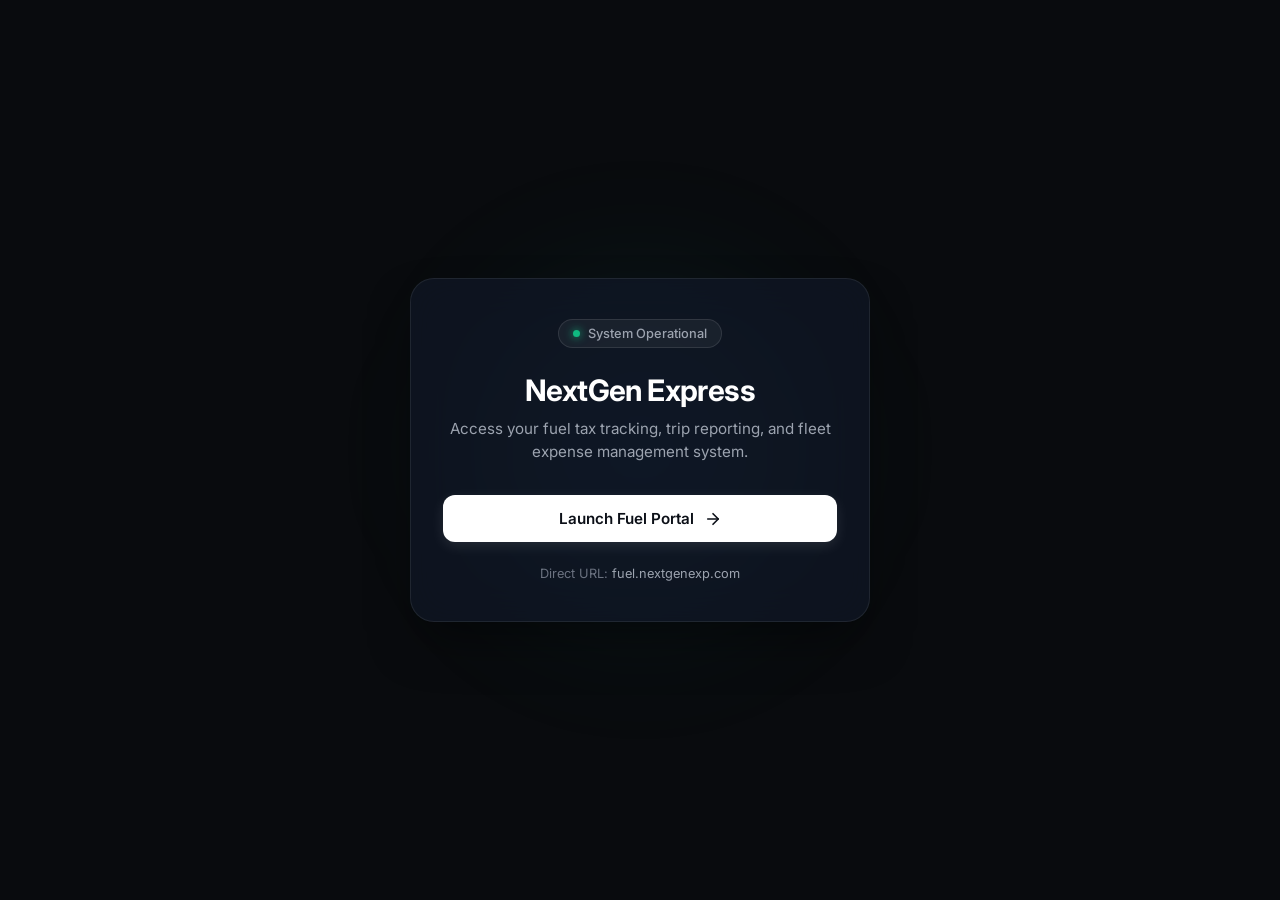
<file: index.html>
<!DOCTYPE html>
<html lang="en">
<head>
  <meta charset="UTF-8" />
  <meta name="viewport" content="width=device-width, initial-scale=1.0" />
  <title>NextGen Express — Fleet Fuel Portal</title>
  <link rel="icon" type="image/svg+xml" href="/favicon.svg" />
  <link rel="preconnect" href="https://fonts.googleapis.com">
  <link rel="preconnect" href="https://fonts.gstatic.com" crossorigin>
  <link href="https://fonts.googleapis.com/css2?family=Inter:wght@400;500;600;700&display=swap" rel="stylesheet">
  
  <style>
    * {
      margin: 0;
      padding: 0;
      box-sizing: border-box;
      font-family: 'Inter', -apple-system, BlinkMacSystemFont, sans-serif;
    }

    body {
      min-height: 100vh;
      display: flex;
      align-items: center;
      justify-content: center;
      background-color: #090b0e;
      color: #f3f4f6;
      overflow: hidden;
      position: relative;
    }

    /* Ambient background glow */
    .glow {
      position: absolute;
      width: 450px;
      height: 450px;
      background: radial-gradient(circle, rgba(59, 130, 246, 0.15) 0%, rgba(16, 185, 129, 0.05) 50%, transparent 70%);
      filter: blur(60px);
      z-index: 0;
      pointer-events: none;
    }

    /* Centered glass card */
    .card {
      position: relative;
      z-index: 1;
      width: 90%;
      max-width: 460px;
      padding: 40px 32px;
      background: rgba(17, 24, 39, 0.7);
      backdrop-filter: blur(20px);
      -webkit-backdrop-filter: blur(20px);
      border: 1px solid rgba(255, 255, 255, 0.08);
      border-radius: 24px;
      box-shadow: 0 25px 50px -12px rgba(0, 0, 0, 0.5);
      text-align: center;
    }

    .badge {
      display: inline-flex;
      align-items: center;
      gap: 8px;
      padding: 6px 14px;
      border-radius: 9999px;
      background: rgba(255, 255, 255, 0.05);
      border: 1px solid rgba(255, 255, 255, 0.1);
      font-size: 0.8rem;
      font-weight: 500;
      color: #9ca3af;
      margin-bottom: 24px;
    }

    .badge-dot {
      width: 7px;
      height: 7px;
      background-color: #10b981;
      border-radius: 50%;
      box-shadow: 0 0 8px #10b981;
    }

    h1 {
      font-size: 1.85rem;
      font-weight: 700;
      letter-spacing: -0.02em;
      color: #ffffff;
      margin-bottom: 10px;
    }

    p {
      font-size: 0.95rem;
      line-height: 1.5;
      color: #9ca3af;
      margin-bottom: 32px;
    }

    /* Primary CTA Button */
    .launch-btn {
      display: inline-flex;
      align-items: center;
      justify-content: center;
      gap: 10px;
      width: 100%;
      padding: 14px 24px;
      background: #ffffff;
      color: #0b0f17;
      font-weight: 600;
      font-size: 0.95rem;
      text-decoration: none;
      border-radius: 12px;
      transition: all 0.2s cubic-bezier(0.4, 0, 0.2, 1);
      box-shadow: 0 4px 14px rgba(255, 255, 255, 0.1);
    }

    .launch-btn:hover {
      background: #f1f5f9;
      transform: translateY(-2px);
      box-shadow: 0 8px 24px rgba(255, 255, 255, 0.18);
    }

    .launch-btn:active {
      transform: translateY(0);
    }

    .launch-btn svg {
      transition: transform 0.2s ease;
    }

    .launch-btn:hover svg {
      transform: translateX(3px);
    }

    .footer-note {
      margin-top: 24px;
      font-size: 0.8rem;
      color: #6b7280;
    }

    .footer-note a {
      color: #9ca3af;
      text-decoration: none;
      transition: color 0.15s;
    }

    .footer-note a:hover {
      color: #ffffff;
    }
  </style>
</head>
<body>

  <div class="glow"></div>

  <main class="card">
    <div class="badge">
      <span class="badge-dot"></span>
      System Operational
    </div>

    <h1>NextGen Express</h1>
    <p>Access your fuel tax tracking, trip reporting, and fleet expense management system.</p>

    <a href="https://fuel.nextgenexp.com" class="launch-btn">
      Launch Fuel Portal
      <svg width="18" height="18" viewBox="0 0 24 24" fill="none" stroke="currentColor" stroke-width="2.2" stroke-linecap="round" stroke-linejoin="round">
        <line x1="5" y1="12" x2="19" y2="12"></line>
        <polyline points="12 5 19 12 12 19"></polyline>
      </svg>
    </a>

    <div class="footer-note">
      Direct URL: <a href="https://fuel.nextgenexp.com">fuel.nextgenexp.com</a>
    </div>
  </main>

</body>
</html>
</file>
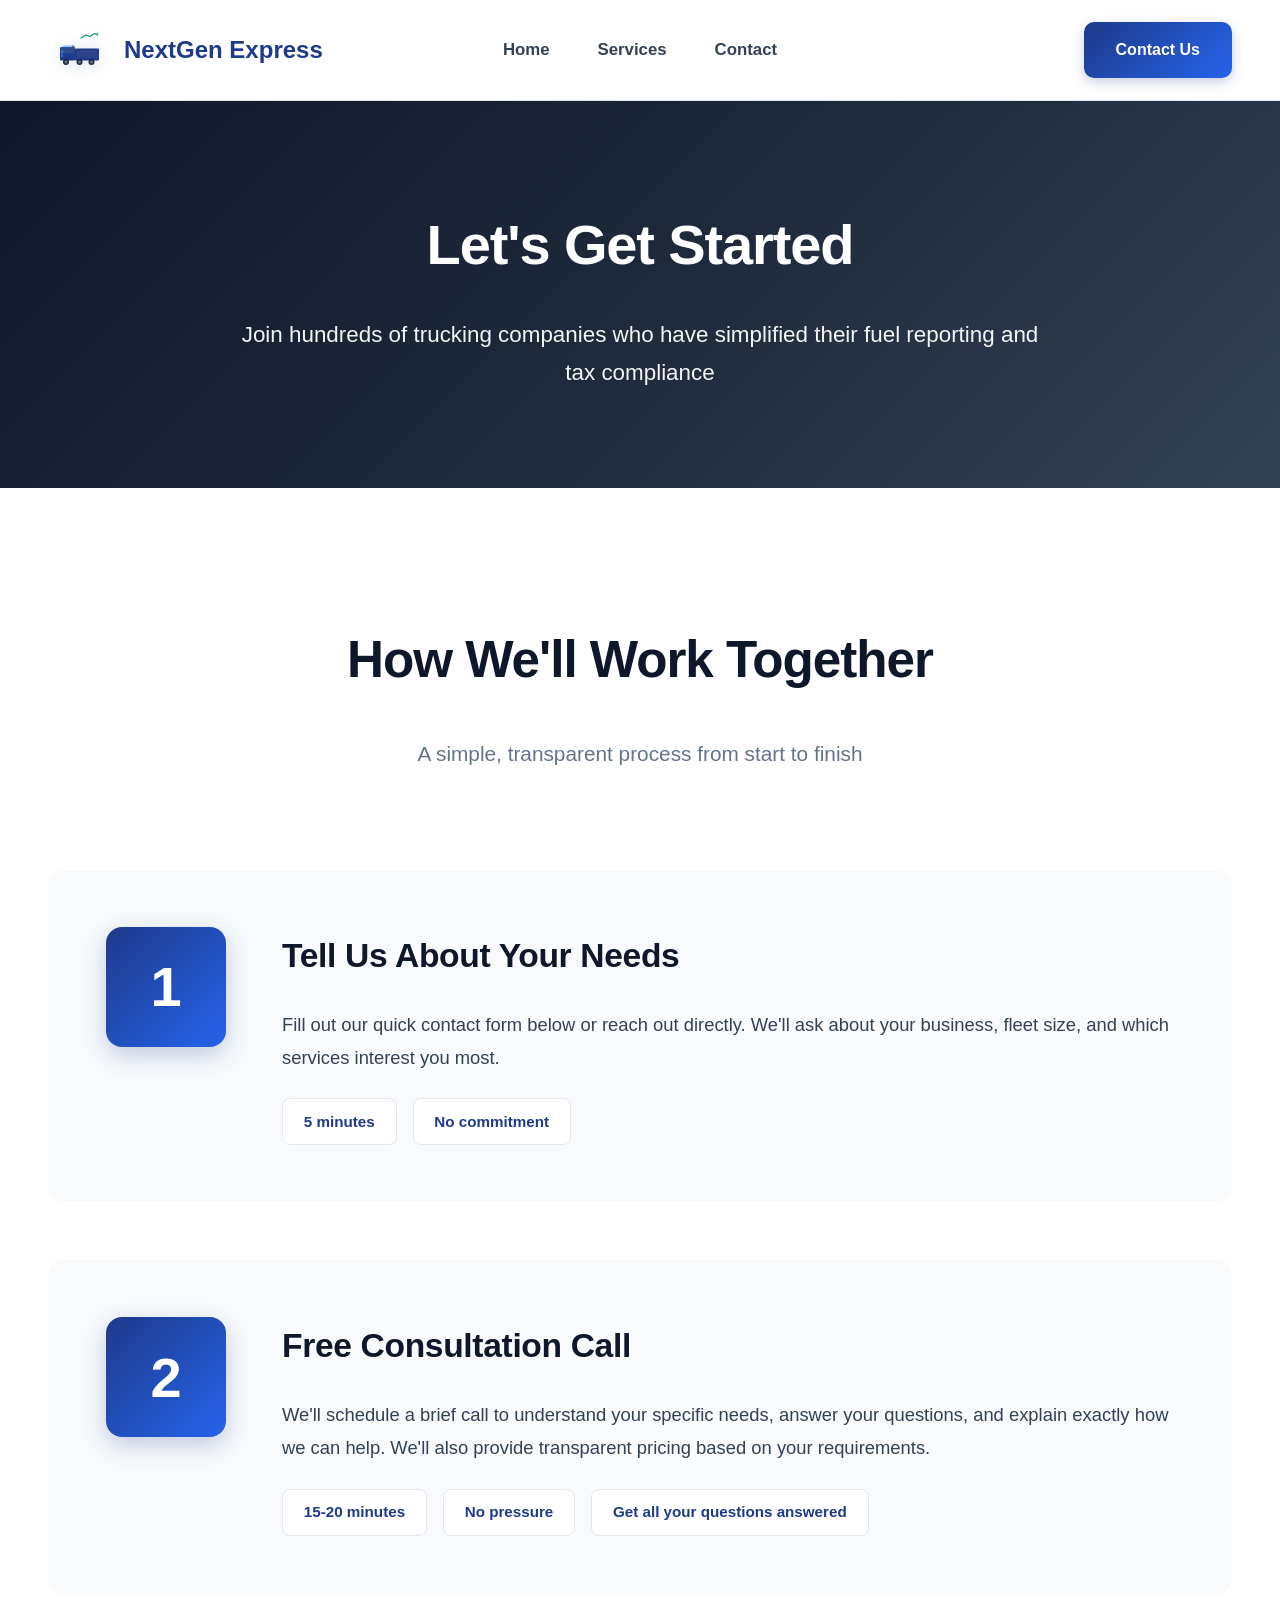
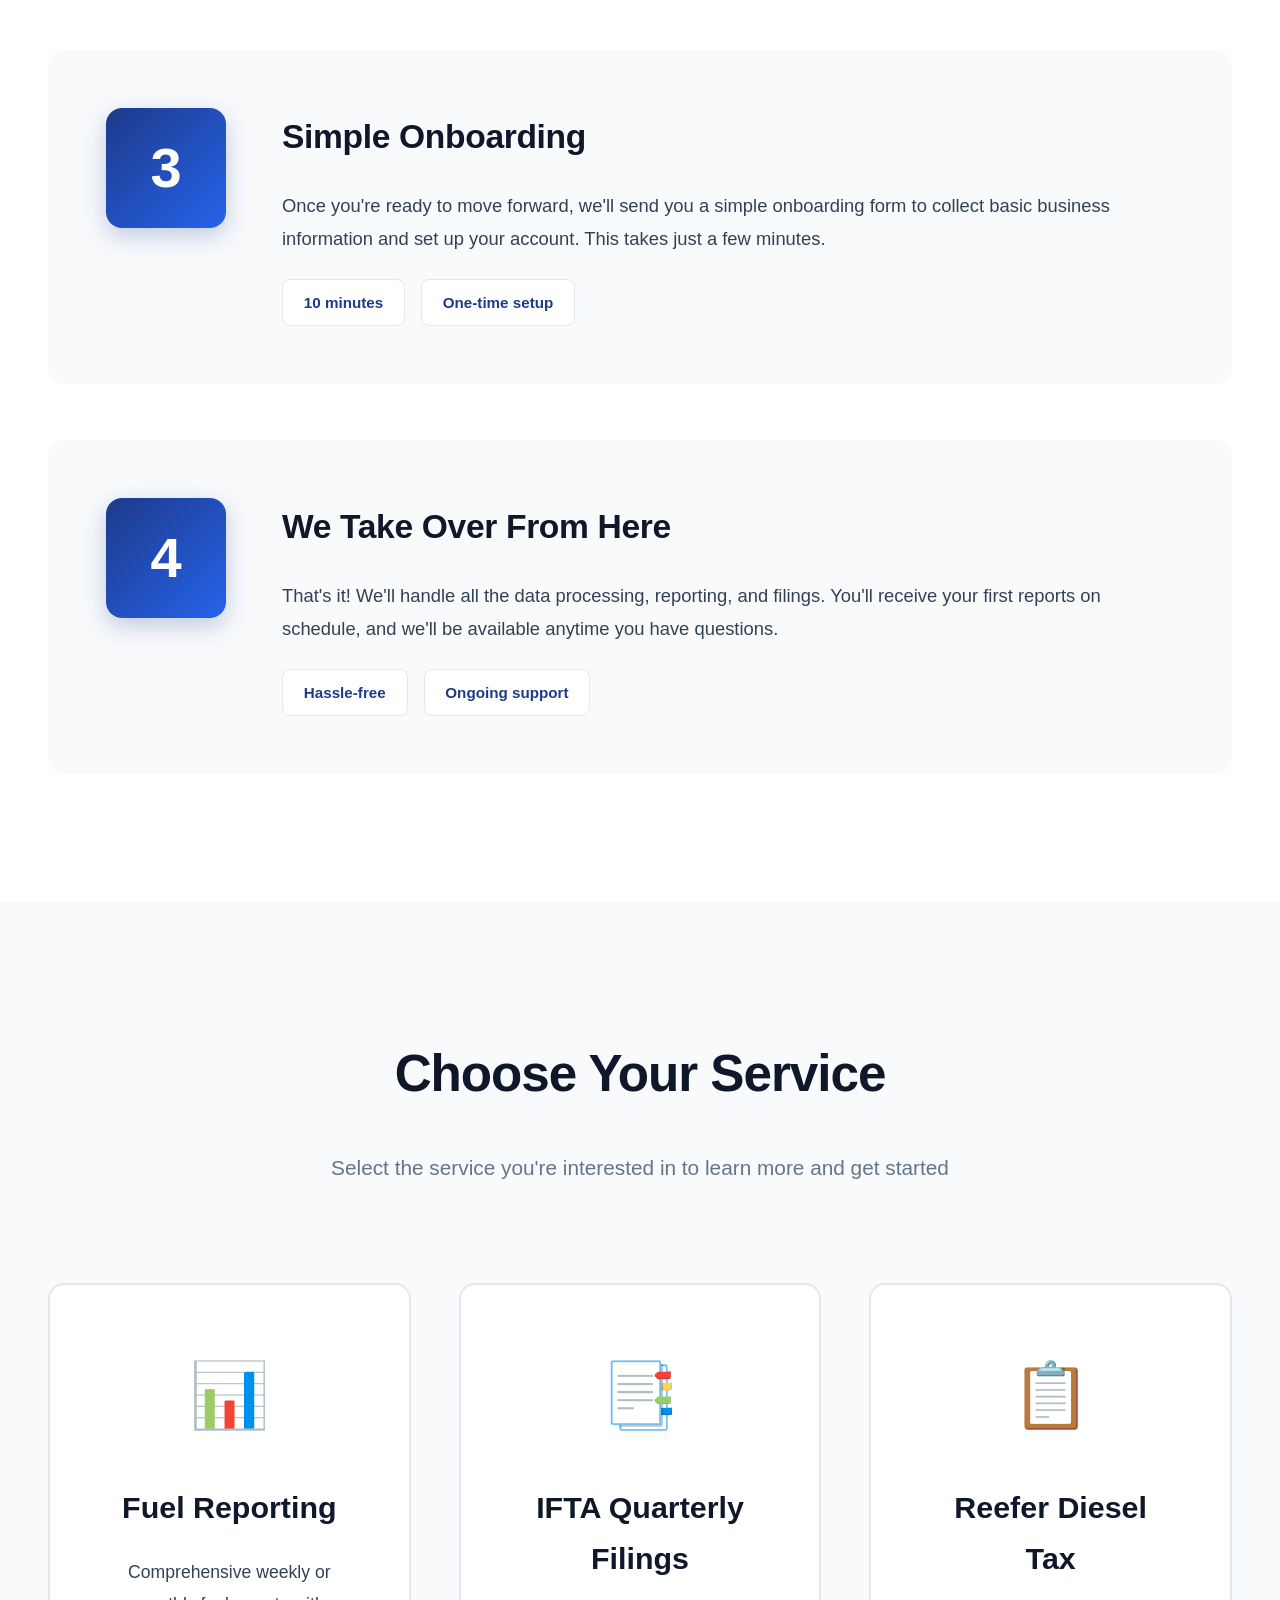
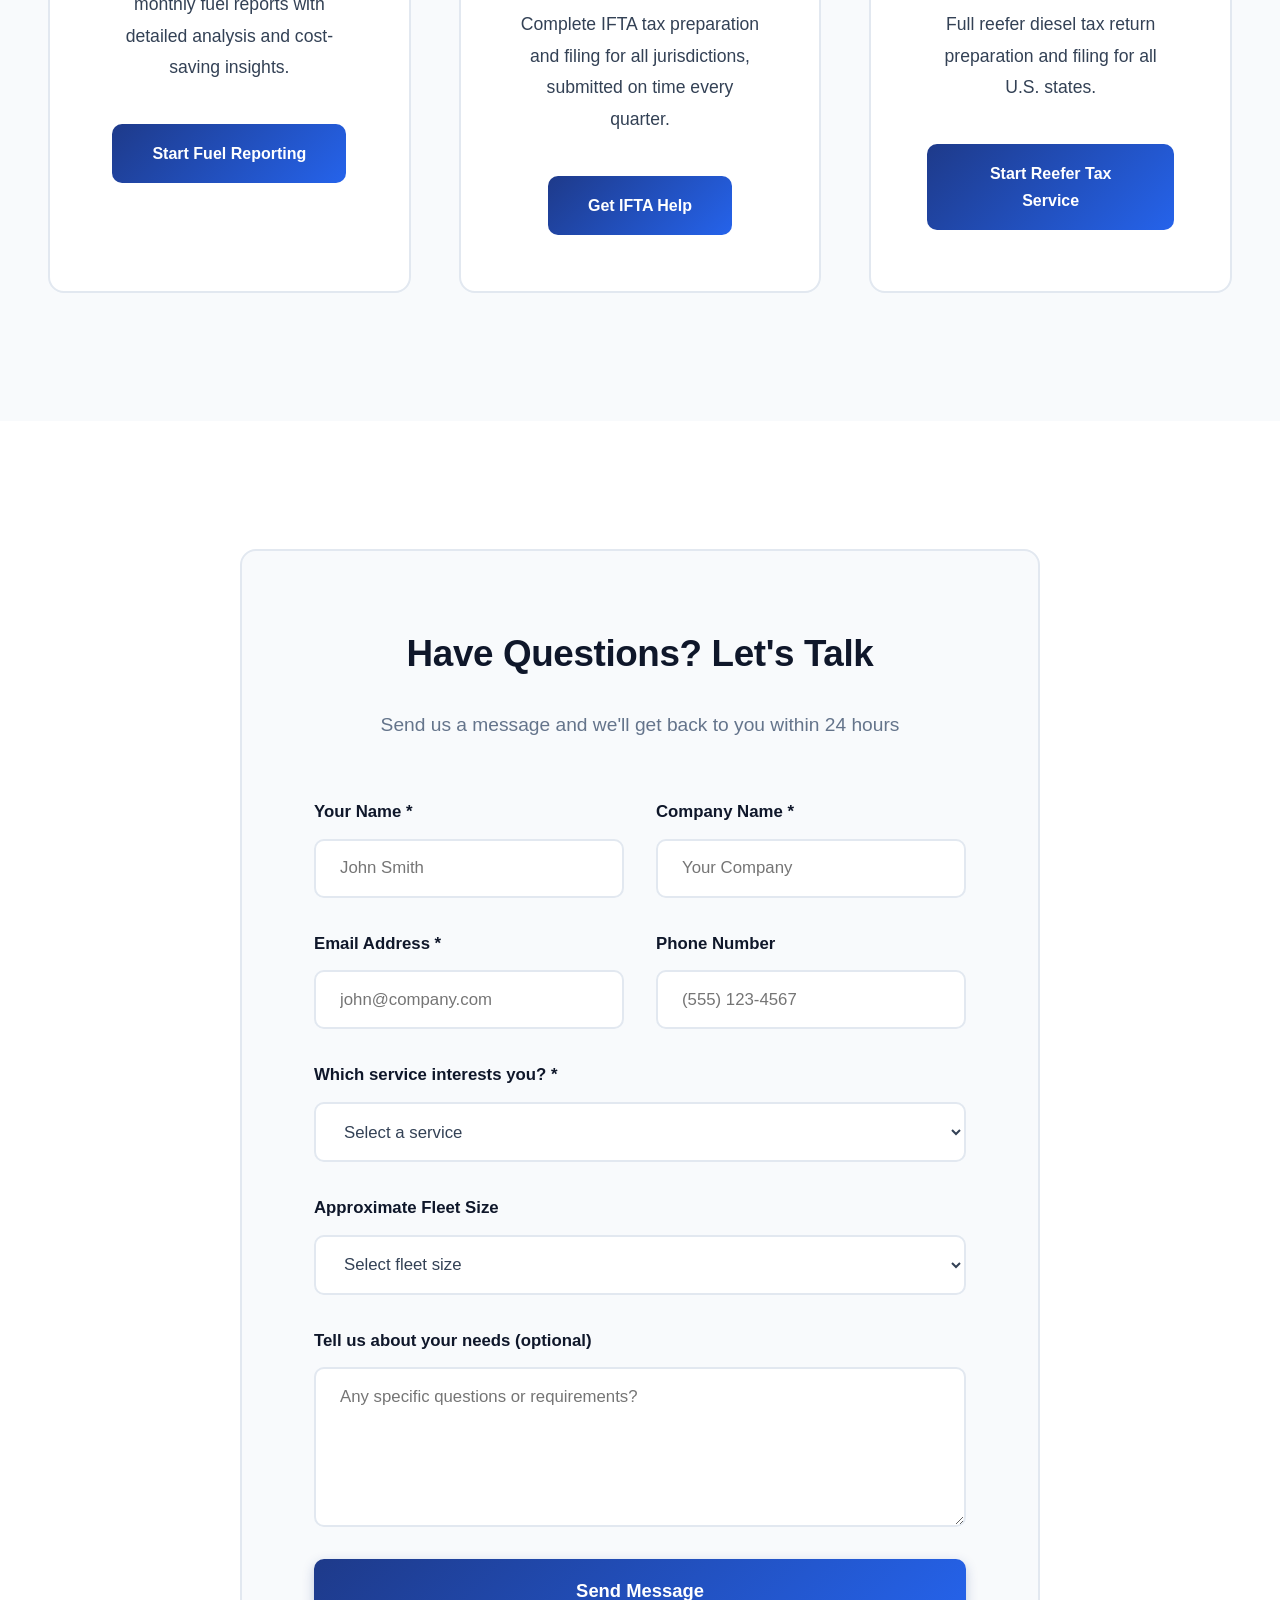
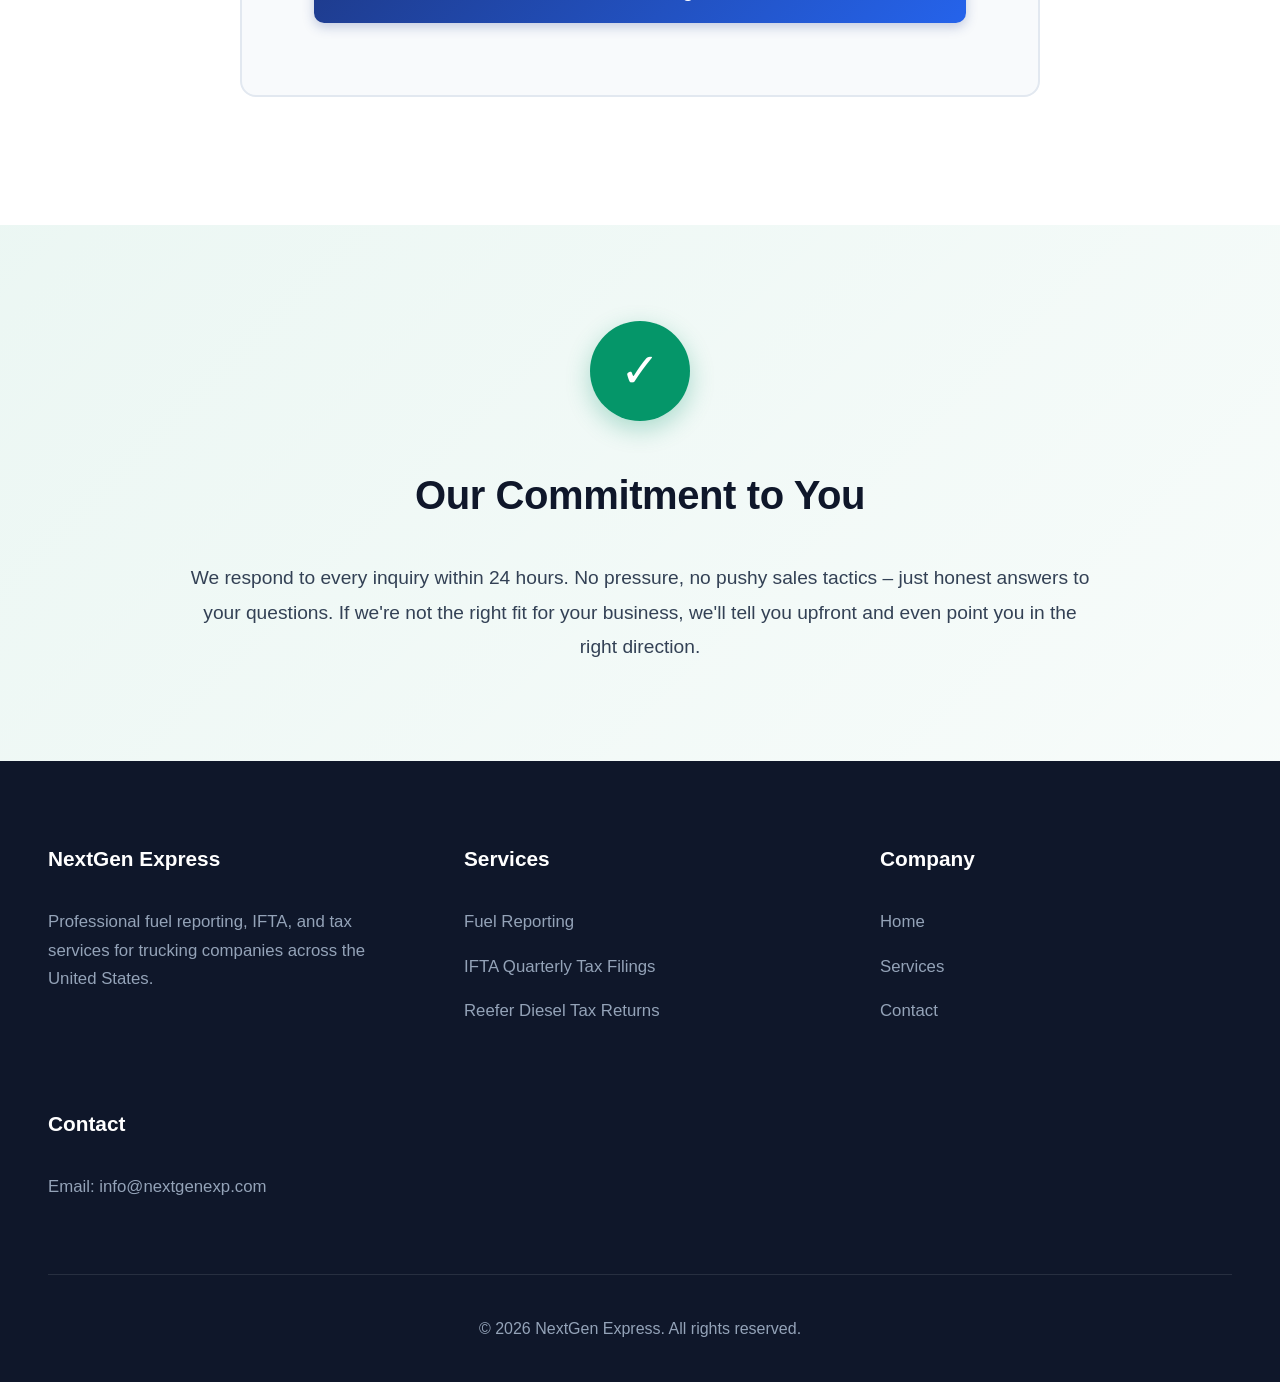
<file: getstarted.html>
<!DOCTYPE html>
<html lang="en">
<head>
    <meta charset="UTF-8">
    <meta name="viewport" content="width=device-width, initial-scale=1.0">
    <title>Get Started - NextGen Express</title>
    <link rel="icon" href="data:image/svg+xml,<svg xmlns=%22http://www.w3.org/2000/svg%22 viewBox=%220 0 100 100%22><text y=%22.9em%22 font-size=%2290%22>🚛</text></svg>">
    <style>
        * {
            margin: 0;
            padding: 0;
            box-sizing: border-box;
        }

        :root {
            --primary: #1e3a8a;
            --primary-dark: #1e293b;
            --primary-darker: #0f172a;
            --accent: #2563eb;
            --accent-light: #3b82f6;
            --success: #059669;
            --text-dark: #0f172a;
            --text-body: #334155;
            --text-muted: #64748b;
            --bg-light: #ffffff;
            --bg-gray: #f8fafc;
            --bg-dark: #f1f5f9;
            --border-color: #e2e8f0;
        }

        body {
            font-family: -apple-system, BlinkMacSystemFont, 'Segoe UI', Roboto, Oxygen, Ubuntu, sans-serif;
            line-height: 1.7;
            color: var(--text-body);
            background: var(--bg-light);
            overflow-x: hidden;
        }

        html {
            scroll-behavior: smooth;
        }

        /* Header */
        header {
            background: rgba(255, 255, 255, 0.98);
            backdrop-filter: blur(20px);
            box-shadow: 0 1px 3px rgba(15, 23, 42, 0.08);
            position: sticky;
            top: 0;
            z-index: 100;
            border-bottom: 1px solid var(--border-color);
        }

        nav {
            max-width: 1400px;
            margin: 0 auto;
            display: flex;
            justify-content: space-between;
            align-items: center;
            padding: 1.25rem 3rem;
            position: relative;
        }

        .logo {
            font-size: 1.5rem;
            font-weight: 700;
            color: var(--primary);
            display: flex;
            align-items: center;
            gap: 1rem;
            text-decoration: none;
            transition: all 0.3s ease;
        }

        .logo:hover {
            transform: translateX(5px);
        }

        .logo-icon {
            width: 60px;
            height: 60px;
            transition: all 0.4s;
            filter: drop-shadow(0 2px 8px rgba(30, 58, 138, 0.15));
        }

        .logo-icon svg {
            width: 100%;
            height: 100%;
        }

        .nav-center {
            position: absolute;
            left: 50%;
            transform: translateX(-50%);
        }

        .nav-links {
            display: flex;
            gap: 3rem;
            list-style: none;
            align-items: center;
        }

        .nav-links a {
            color: var(--text-body);
            text-decoration: none;
            font-weight: 600;
            font-size: 1.05rem;
            transition: all 0.3s ease;
            position: relative;
            padding: 0.5rem 0;
        }

        .nav-links a::after {
            content: '';
            position: absolute;
            bottom: 0;
            left: 0;
            width: 0;
            height: 2px;
            background: linear-gradient(90deg, var(--primary), var(--accent));
            transition: width 0.3s ease;
        }

        .nav-links a:hover {
            color: var(--primary);
        }

        .nav-links a:hover::after {
            width: 100%;
        }

        .cta-button {
            background: linear-gradient(135deg, var(--primary), var(--accent));
            color: white;
            padding: 0.9rem 2rem;
            border-radius: 10px;
            text-decoration: none;
            font-weight: 600;
            transition: all 0.4s ease;
            box-shadow: 0 4px 12px rgba(30, 58, 138, 0.25);
        }

        .cta-button:hover {
            transform: translateY(-2px);
            box-shadow: 0 6px 20px rgba(30, 58, 138, 0.35);
        }

        /* Mobile Menu */
        .mobile-menu-btn {
            display: none;
            background: none;
            border: none;
            color: var(--text-dark);
            font-size: 1.8rem;
            cursor: pointer;
            padding: 0.5rem;
            z-index: 101;
            transition: all 0.3s;
        }

        .mobile-menu-btn:hover {
            color: var(--primary);
            transform: scale(1.1);
        }

        .mobile-menu {
            display: none;
            position: fixed;
            top: 0;
            right: -100%;
            width: 300px;
            height: 100vh;
            background: white;
            box-shadow: -5px 0 30px rgba(0,0,0,0.15);
            transition: right 0.4s;
            z-index: 99;
            padding: 7rem 2.5rem 2rem;
            border-left: 1px solid var(--border-color);
        }

        .mobile-menu.active {
            right: 0;
        }

        .mobile-menu ul {
            list-style: none;
        }

        .mobile-menu ul li {
            margin-bottom: 2rem;
            opacity: 0;
            transform: translateX(50px);
        }

        .mobile-menu.active ul li {
            animation: slideInMenu 0.5s forwards;
        }

        .mobile-menu ul li:nth-child(1) { animation-delay: 0.1s; }
        .mobile-menu ul li:nth-child(2) { animation-delay: 0.2s; }
        .mobile-menu ul li:nth-child(3) { animation-delay: 0.3s; }

        @keyframes slideInMenu {
            to {
                opacity: 1;
                transform: translateX(0);
            }
        }

        .mobile-menu ul li a {
            color: var(--text-dark);
            text-decoration: none;
            font-size: 1.3rem;
            font-weight: 600;
            transition: all 0.3s;
            display: block;
            padding: 0.5rem 0;
        }

        .mobile-menu ul li a:hover {
            color: var(--primary);
            padding-left: 15px;
        }

        .mobile-menu .cta-button {
            display: block;
            text-align: center;
            margin-top: 2.5rem;
        }

        .mobile-overlay {
            display: none;
            position: fixed;
            top: 0;
            left: 0;
            width: 100%;
            height: 100%;
            background: rgba(15, 23, 42, 0.6);
            backdrop-filter: blur(3px);
            z-index: 98;
            opacity: 0;
            transition: opacity 0.3s ease;
        }

        .mobile-overlay.active {
            opacity: 1;
        }

        /* Page Header */
        .page-header {
            background: linear-gradient(135deg, #0f172a 0%, #1e293b 50%, #334155 100%);
            padding: 6rem 3rem;
            text-align: center;
            color: white;
        }

        .page-header h1 {
            font-size: 3.5rem;
            margin-bottom: 1.5rem;
            font-weight: 700;
            letter-spacing: -0.02em;
        }

        .page-header p {
            font-size: 1.4rem;
            opacity: 0.95;
            max-width: 800px;
            margin: 0 auto;
            line-height: 1.7;
        }

        /* Process Steps */
        .process-section {
            padding: 8rem 3rem;
            background: white;
        }

        .section-header {
            text-align: center;
            margin-bottom: 6rem;
        }

        .section-header h2 {
            font-size: 3.2rem;
            margin-bottom: 2rem;
            color: var(--text-dark);
            font-weight: 700;
            letter-spacing: -0.02em;
        }

        .section-header p {
            font-size: 1.3rem;
            color: var(--text-muted);
            max-width: 700px;
            margin: 0 auto;
            line-height: 1.8;
        }

        .process-steps {
            max-width: 1200px;
            margin: 0 auto;
            display: grid;
            gap: 3.5rem;
        }

        .process-step {
            display: grid;
            grid-template-columns: 120px 1fr;
            gap: 3.5rem;
            align-items: start;
            padding: 3.5rem;
            background: var(--bg-gray);
            border-radius: 16px;
            border: 2px solid transparent;
            transition: all 0.4s ease;
        }

        .process-step:hover {
            border-color: var(--accent-light);
            transform: translateY(-5px);
            box-shadow: 0 12px 40px rgba(30, 58, 138, 0.12);
        }

        .step-number {
            width: 120px;
            height: 120px;
            background: linear-gradient(135deg, var(--primary), var(--accent));
            color: white;
            border-radius: 16px;
            display: flex;
            align-items: center;
            justify-content: center;
            font-size: 3.5rem;
            font-weight: 700;
            flex-shrink: 0;
            box-shadow: 0 8px 25px rgba(30, 58, 138, 0.25);
            transition: all 0.4s ease;
        }

        .process-step:hover .step-number {
            transform: scale(1.08) rotate(-5deg);
        }

        .step-content h3 {
            font-size: 2.1rem;
            margin-bottom: 1.5rem;
            color: var(--text-dark);
            font-weight: 700;
            letter-spacing: -0.01em;
        }

        .step-content p {
            color: var(--text-body);
            line-height: 1.8;
            font-size: 1.15rem;
            margin-bottom: 1.5rem;
        }

        .step-details {
            display: flex;
            flex-wrap: wrap;
            gap: 1rem;
            margin-top: 1.5rem;
        }

        .detail-tag {
            background: white;
            padding: 0.6rem 1.3rem;
            border-radius: 8px;
            font-size: 0.95rem;
            color: var(--primary);
            font-weight: 600;
            border: 1px solid var(--border-color);
        }

        /* Service Selection */
        .service-selection {
            padding: 8rem 3rem;
            background: var(--bg-gray);
        }

        .services-grid {
            max-width: 1200px;
            margin: 0 auto;
            display: grid;
            grid-template-columns: repeat(auto-fit, minmax(350px, 1fr));
            gap: 3rem;
        }

        .service-option {
            background: white;
            padding: 3.5rem;
            border-radius: 16px;
            border: 2px solid var(--border-color);
            transition: all 0.4s ease;
            text-align: center;
            cursor: pointer;
        }

        .service-option:hover {
            border-color: var(--accent-light);
            transform: translateY(-8px);
            box-shadow: 0 12px 40px rgba(30, 58, 138, 0.12);
        }

        .service-option .icon {
            font-size: 4rem;
            margin-bottom: 2rem;
        }

        .service-option h3 {
            font-size: 1.9rem;
            margin-bottom: 1.5rem;
            color: var(--text-dark);
            font-weight: 700;
        }

        .service-option p {
            color: var(--text-body);
            line-height: 1.8;
            margin-bottom: 2.5rem;
            font-size: 1.1rem;
        }

        .service-link {
            display: inline-block;
            background: linear-gradient(135deg, var(--primary), var(--accent));
            color: white;
            padding: 1rem 2.5rem;
            border-radius: 10px;
            text-decoration: none;
            font-weight: 600;
            transition: all 0.3s ease;
        }

        .service-link:hover {
            transform: scale(1.05);
            box-shadow: 0 6px 20px rgba(30, 58, 138, 0.3);
        }

        /* Contact Form Section */
        .contact-form-section {
            padding: 8rem 3rem;
            background: white;
        }

        .form-container {
            max-width: 800px;
            margin: 0 auto;
            background: var(--bg-gray);
            padding: 4.5rem;
            border-radius: 16px;
            border: 2px solid var(--border-color);
        }

        .form-intro {
            text-align: center;
            margin-bottom: 3.5rem;
        }

        .form-intro h3 {
            font-size: 2.3rem;
            margin-bottom: 1.5rem;
            color: var(--text-dark);
            font-weight: 700;
            letter-spacing: -0.01em;
        }

        .form-intro p {
            font-size: 1.2rem;
            color: var(--text-muted);
            line-height: 1.7;
        }

        .contact-form {
            display: grid;
            gap: 2rem;
        }

        .form-group {
            display: grid;
            gap: 0.75rem;
        }

        .form-group label {
            font-weight: 600;
            color: var(--text-dark);
            font-size: 1.05rem;
        }

        .form-group input,
        .form-group select,
        .form-group textarea {
            padding: 1.1rem 1.5rem;
            border: 2px solid var(--border-color);
            border-radius: 10px;
            font-size: 1.05rem;
            font-family: inherit;
            transition: all 0.3s ease;
            background: white;
            color: var(--text-body);
        }

        .form-group input:focus,
        .form-group select:focus,
        .form-group textarea:focus {
            outline: none;
            border-color: var(--accent);
            box-shadow: 0 0 0 3px rgba(37, 99, 235, 0.1);
        }

        .form-group textarea {
            resize: vertical;
            min-height: 160px;
        }

        .form-row {
            display: grid;
            grid-template-columns: 1fr 1fr;
            gap: 2rem;
        }

        .submit-button {
            background: linear-gradient(135deg, var(--primary), var(--accent));
            color: white;
            padding: 1.3rem 3rem;
            border: none;
            border-radius: 10px;
            font-size: 1.15rem;
            font-weight: 700;
            cursor: pointer;
            transition: all 0.4s ease;
            box-shadow: 0 4px 12px rgba(30, 58, 138, 0.25);
        }

        .submit-button:hover {
            transform: translateY(-2px);
            box-shadow: 0 6px 20px rgba(30, 58, 138, 0.35);
        }

        /* Guarantee Section */
        .guarantee-section {
            padding: 6rem 3rem;
            background: linear-gradient(135deg, rgba(5, 150, 105, 0.08), rgba(5, 150, 105, 0.03));
            text-align: center;
        }

        .guarantee-content {
            max-width: 900px;
            margin: 0 auto;
        }

        .guarantee-badge {
            width: 100px;
            height: 100px;
            background: var(--success);
            color: white;
            border-radius: 50%;
            display: flex;
            align-items: center;
            justify-content: center;
            font-size: 3rem;
            margin: 0 auto 2.5rem;
            box-shadow: 0 8px 25px rgba(5, 150, 105, 0.3);
        }

        .guarantee-content h3 {
            font-size: 2.5rem;
            margin-bottom: 2rem;
            color: var(--text-dark);
            font-weight: 700;
            letter-spacing: -0.01em;
        }

        .guarantee-content p {
            font-size: 1.2rem;
            color: var(--text-body);
            line-height: 1.8;
        }

        /* Footer */
        footer {
            background: var(--primary-darker);
            color: #cbd5e1;
            padding: 5rem 3rem 2.5rem;
        }

        .footer-content {
            max-width: 1400px;
            margin: 0 auto;
            display: grid;
            grid-template-columns: repeat(auto-fit, minmax(250px, 1fr));
            gap: 4rem;
            margin-bottom: 3.5rem;
        }

        .footer-section h3 {
            margin-bottom: 2rem;
            color: white;
            font-size: 1.3rem;
            font-weight: 700;
        }

        .footer-section p,
        .footer-section a {
            color: #94a3b8;
            text-decoration: none;
            display: block;
            margin-bottom: 1rem;
            transition: all 0.3s ease;
            font-size: 1.05rem;
            line-height: 1.7;
        }

        .footer-section a:hover {
            color: white;
            padding-left: 8px;
        }

        .footer-bottom {
            max-width: 1400px;
            margin: 0 auto;
            padding-top: 2.5rem;
            border-top: 1px solid rgba(255,255,255,0.1);
            text-align: center;
            color: #94a3b8;
        }

        @media (max-width: 968px) {
            .page-header h1 {
                font-size: 2.5rem;
            }

            .nav-center {
                display: none;
            }

            nav .nav-links {
                display: none;
            }

            nav .cta-button {
                display: none;
            }

            .mobile-menu-btn {
                display: block;
            }

            .mobile-menu {
                display: block;
            }

            .process-step {
                grid-template-columns: 1fr;
                text-align: center;
            }

            .step-number {
                margin: 0 auto;
            }

            .form-row {
                grid-template-columns: 1fr;
            }

            .services-grid {
                grid-template-columns: 1fr;
            }
        }
    </style>
</head>
<body>
    <header>
        <nav>
            <a href="index.html" class="logo">
                <div class="logo-icon">
                    <svg viewBox="0 0 200 200" xmlns="http://www.w3.org/2000/svg">
                        <rect x="40" y="90" width="50" height="45" fill="#1e3a8a" rx="4"/>
                        <rect x="42" y="92" width="46" height="20" fill="#64748b" opacity="0.3" rx="2"/>
                        <path d="M 45 92 L 52 85 L 82 85 L 85 92 Z" fill="#3b82f6" opacity="0.5"/>
                        <rect x="90" y="95" width="80" height="40" fill="#1e3a8a" rx="3"/>
                        <rect x="95" y="100" width="70" height="25" fill="#64748b" opacity="0.2" rx="2"/>
                        <rect x="85" y="85" width="3" height="15" fill="#475569" rx="1.5"/>
                        <rect x="80" y="85" width="3" height="12" fill="#475569" rx="1.5"/>
                        <ellipse cx="86.5" cy="84" rx="2" ry="1.5" fill="#94a3b8"/>
                        <ellipse cx="81.5" cy="84" rx="2" ry="1.5" fill="#94a3b8"/>
                        <circle cx="60" cy="140" r="10" fill="#1e293b"/>
                        <circle cx="60" cy="140" r="5" fill="#64748b"/>
                        <circle cx="105" cy="140" r="10" fill="#1e293b"/>
                        <circle cx="105" cy="140" r="5" fill="#64748b"/>
                        <circle cx="145" cy="140" r="10" fill="#1e293b"/>
                        <circle cx="145" cy="140" r="5" fill="#64748b"/>
                        <rect x="43" y="100" width="8" height="12" fill="#3b82f6" opacity="0.7" rx="1"/>
                        <rect x="43" y="115" width="8" height="8" fill="#3b82f6" opacity="0.7" rx="1"/>
                        <path d="M 110 60 L 125 50 L 140 55 L 155 45 L 165 50" stroke="#059669" stroke-width="4" fill="none" stroke-linecap="round" stroke-linejoin="round"/>
                        <polygon points="165,50 170,42 162,46" fill="#059669"/>
                    </svg>
                </div>
                NextGen Express
            </a>
            <div class="nav-center">
                <ul class="nav-links">
                    <li><a href="index.html">Home</a></li>
                    <li><a href="services.html">Services</a></li>
                    <li><a href="contact.html">Contact</a></li>
                </ul>
            </div>
            <a href="contact.html" class="cta-button">Contact Us</a>
            <button class="mobile-menu-btn" onclick="toggleMenu()">☰</button>
        </nav>
    </header>

    <div class="mobile-overlay" onclick="toggleMenu()"></div>
    <div class="mobile-menu">
        <ul>
            <li><a href="index.html" onclick="toggleMenu()">Home</a></li>
            <li><a href="services.html" onclick="toggleMenu()">Services</a></li>
            <li><a href="contact.html" onclick="toggleMenu()">Contact</a></li>
        </ul>
        <a href="contact.html" class="cta-button" onclick="toggleMenu()">Contact Us</a>
    </div>

    <section class="page-header">
        <h1>Let's Get Started</h1>
        <p>Join hundreds of trucking companies who have simplified their fuel reporting and tax compliance</p>
    </section>

    <section class="process-section">
        <div class="section-header">
            <h2>How We'll Work Together</h2>
            <p>A simple, transparent process from start to finish</p>
        </div>
        <div class="process-steps">
            <div class="process-step">
                <div class="step-number">1</div>
                <div class="step-content">
                    <h3>Tell Us About Your Needs</h3>
                    <p>Fill out our quick contact form below or reach out directly. We'll ask about your business, fleet size, and which services interest you most.</p>
                    <div class="step-details">
                        <span class="detail-tag">5 minutes</span>
                        <span class="detail-tag">No commitment</span>
                    </div>
                </div>
            </div>
            <div class="process-step">
                <div class="step-number">2</div>
                <div class="step-content">
                    <h3>Free Consultation Call</h3>
                    <p>We'll schedule a brief call to understand your specific needs, answer your questions, and explain exactly how we can help. We'll also provide transparent pricing based on your requirements.</p>
                    <div class="step-details">
                        <span class="detail-tag">15-20 minutes</span>
                        <span class="detail-tag">No pressure</span>
                        <span class="detail-tag">Get all your questions answered</span>
                    </div>
                </div>
            </div>
            <div class="process-step">
                <div class="step-number">3</div>
                <div class="step-content">
                    <h3>Simple Onboarding</h3>
                    <p>Once you're ready to move forward, we'll send you a simple onboarding form to collect basic business information and set up your account. This takes just a few minutes.</p>
                    <div class="step-details">
                        <span class="detail-tag">10 minutes</span>
                        <span class="detail-tag">One-time setup</span>
                    </div>
                </div>
            </div>
            <div class="process-step">
                <div class="step-number">4</div>
                <div class="step-content">
                    <h3>We Take Over From Here</h3>
                    <p>That's it! We'll handle all the data processing, reporting, and filings. You'll receive your first reports on schedule, and we'll be available anytime you have questions.</p>
                    <div class="step-details">
                        <span class="detail-tag">Hassle-free</span>
                        <span class="detail-tag">Ongoing support</span>
                    </div>
                </div>
            </div>
        </div>
    </section>

    <section class="service-selection">
        <div class="section-header">
            <h2>Choose Your Service</h2>
            <p>Select the service you're interested in to learn more and get started</p>
        </div>
        <div class="services-grid">
            <div class="service-option">
                <div class="icon">📊</div>
                <h3>Fuel Reporting</h3>
                <p>Comprehensive weekly or monthly fuel reports with detailed analysis and cost-saving insights.</p>
                <a href="onboarding.html#fuel" class="service-link">Start Fuel Reporting</a>
            </div>
            <div class="service-option">
                <div class="icon">📑</div>
                <h3>IFTA Quarterly Filings</h3>
                <p>Complete IFTA tax preparation and filing for all jurisdictions, submitted on time every quarter.</p>
                <a href="contact.html" class="service-link">Get IFTA Help</a>
            </div>
            <div class="service-option">
                <div class="icon">📋</div>
                <h3>Reefer Diesel Tax</h3>
                <p>Full reefer diesel tax return preparation and filing for all U.S. states.</p>
                <a href="onboarding.html#reefer" class="service-link">Start Reefer Tax Service</a>
            </div>
        </div>
    </section>

    <section class="contact-form-section">
        <div class="form-container">
            <div class="form-intro">
                <h3>Have Questions? Let's Talk</h3>
                <p>Send us a message and we'll get back to you within 24 hours</p>
            </div>
            <form class="contact-form" action="https://formspree.io/f/xlggwyrj" method="POST">
                <div class="form-row">
                    <div class="form-group">
                        <label for="name">Your Name *</label>
                        <input type="text" id="name" name="name" required placeholder="John Smith">
                    </div>
                    <div class="form-group">
                        <label for="company">Company Name *</label>
                        <input type="text" id="company" name="company" required placeholder="Your Company">
                    </div>
                </div>
                <div class="form-row">
                    <div class="form-group">
                        <label for="email">Email Address *</label>
                        <input type="email" id="email" name="email" required placeholder="john@company.com">
                    </div>
                    <div class="form-group">
                        <label for="phone">Phone Number</label>
                        <input type="tel" id="phone" name="phone" placeholder="(555) 123-4567">
                    </div>
                </div>
                <div class="form-group">
                    <label for="service">Which service interests you? *</label>
                    <select id="service" name="service" required>
                        <option value="">Select a service</option>
                        <option value="fuel-reporting">Fuel Reporting</option>
                        <option value="ifta">IFTA Quarterly Filings</option>
                        <option value="reefer-tax">Reefer Diesel Tax Returns</option>
                        <option value="multiple">Multiple Services</option>
                        <option value="not-sure">Not Sure Yet</option>
                    </select>
                </div>
                <div class="form-group">
                    <label for="fleet-size">Approximate Fleet Size</label>
                    <select id="fleet-size" name="fleet-size">
                        <option value="">Select fleet size</option>
                        <option value="1-5">1-5 trucks</option>
                        <option value="6-10">6-10 trucks</option>
                        <option value="11-25">11-25 trucks</option>
                        <option value="26-50">26-50 trucks</option>
                        <option value="50+">50+ trucks</option>
                    </select>
                </div>
                <div class="form-group">
                    <label for="message">Tell us about your needs (optional)</label>
                    <textarea id="message" name="message" placeholder="Any specific questions or requirements?"></textarea>
                </div>
                <button type="submit" class="submit-button">Send Message</button>
            </form>
        </div>
    </section>

    <section class="guarantee-section">
        <div class="guarantee-content">
            <div class="guarantee-badge">✓</div>
            <h3>Our Commitment to You</h3>
            <p>We respond to every inquiry within 24 hours. No pressure, no pushy sales tactics – just honest answers to your questions. If we're not the right fit for your business, we'll tell you upfront and even point you in the right direction.</p>
        </div>
    </section>

    <footer>
        <div class="footer-content">
            <div class="footer-section">
                <h3>NextGen Express</h3>
                <p>Professional fuel reporting, IFTA, and tax services for trucking companies across the United States.</p>
            </div>
            <div class="footer-section">
                <h3>Services</h3>
                <a href="services.html#fuel-reports">Fuel Reporting</a>
                <a href="services.html#ifta-filings">IFTA Quarterly Tax Filings</a>
                <a href="services.html#tax-returns">Reefer Diesel Tax Returns</a>
            </div>
            <div class="footer-section">
                <h3>Company</h3>
                <a href="index.html">Home</a>
                <a href="services.html">Services</a>
                <a href="contact.html">Contact</a>
            </div>
            <div class="footer-section">
                <h3>Contact</h3>
                <p>Email: info@nextgenexp.com</p>
            </div>
        </div>
        <div class="footer-bottom">
            <p>&copy; 2026 NextGen Express. All rights reserved.</p>
        </div>
    </footer>

    <script>
        function toggleMenu() {
            const menu = document.querySelector('.mobile-menu');
            const overlay = document.querySelector('.mobile-overlay');
            menu.classList.toggle('active');
            overlay.classList.toggle('active');
            
            if (menu.classList.contains('active')) {
                overlay.style.display = 'block';
            } else {
                setTimeout(() => {
                    overlay.style.display = 'none';
                }, 300);
            }
        }
    </script>
</body>
</html>
</file>
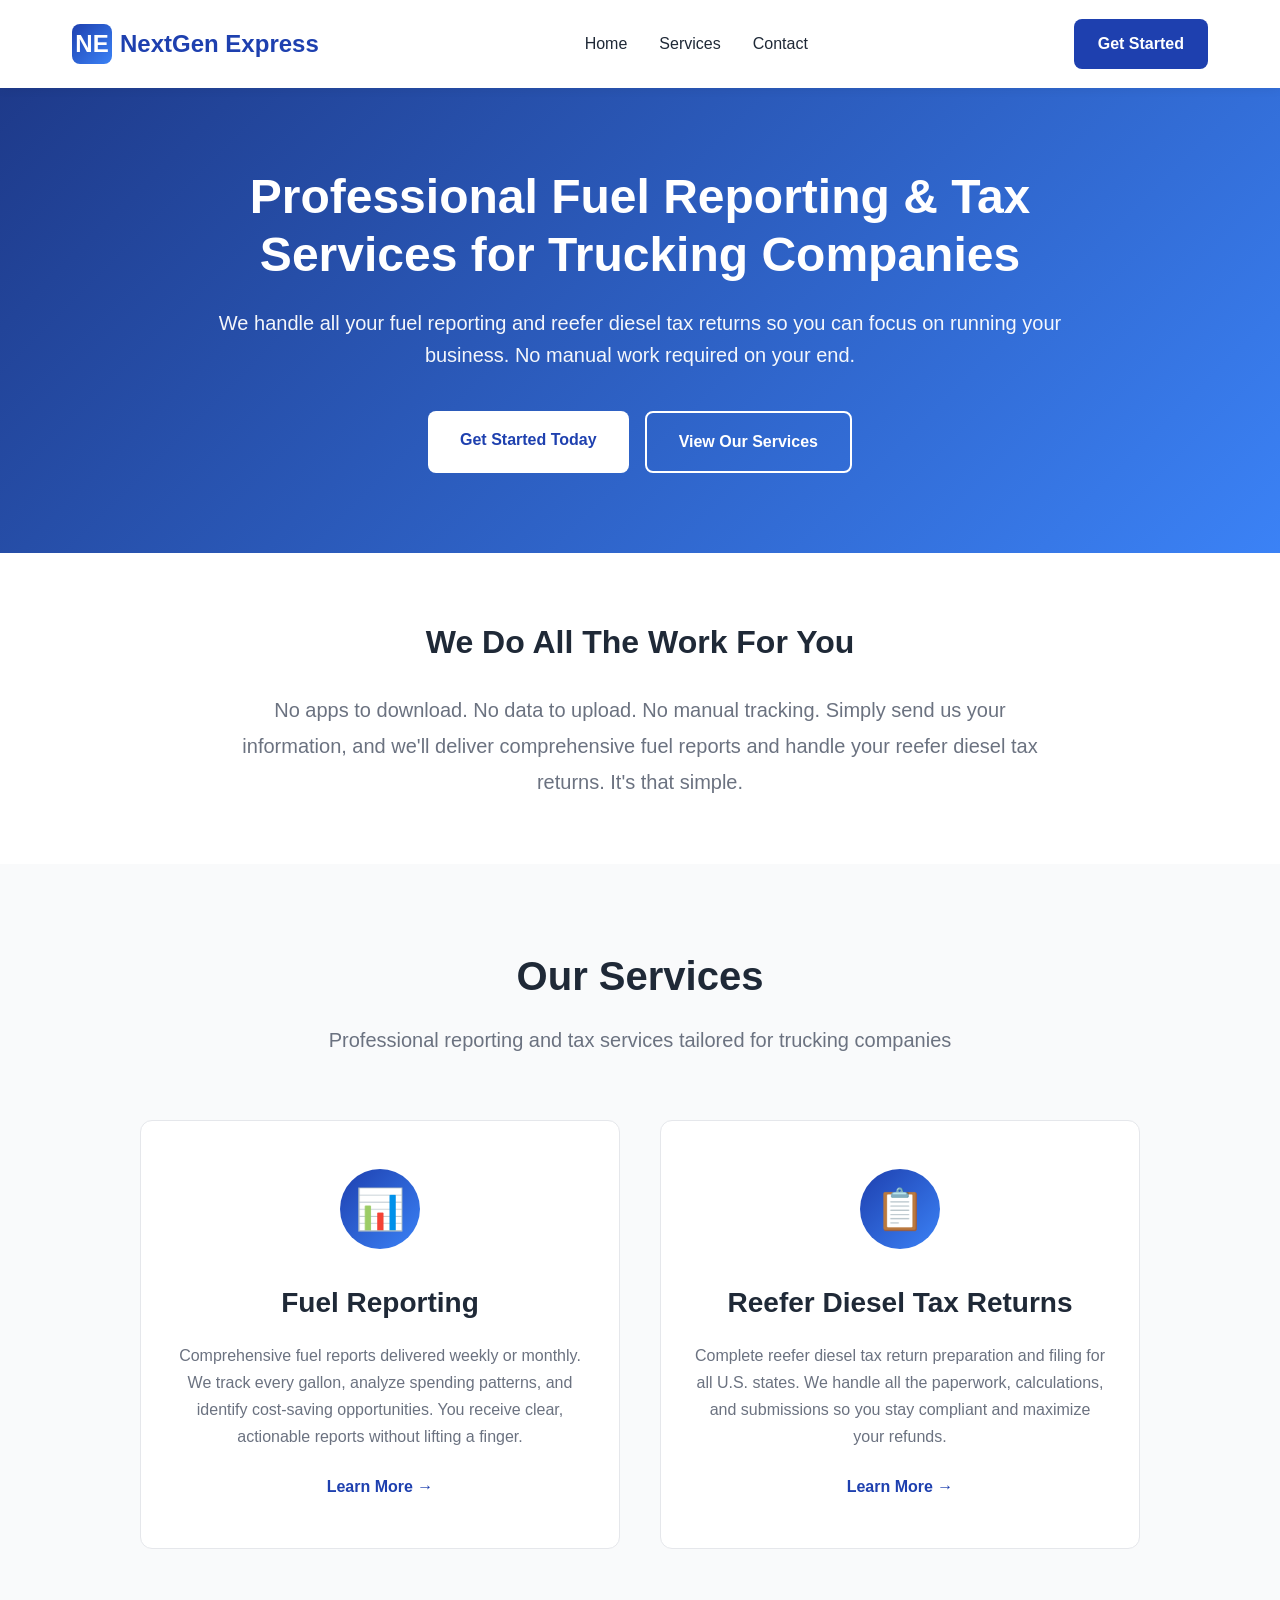
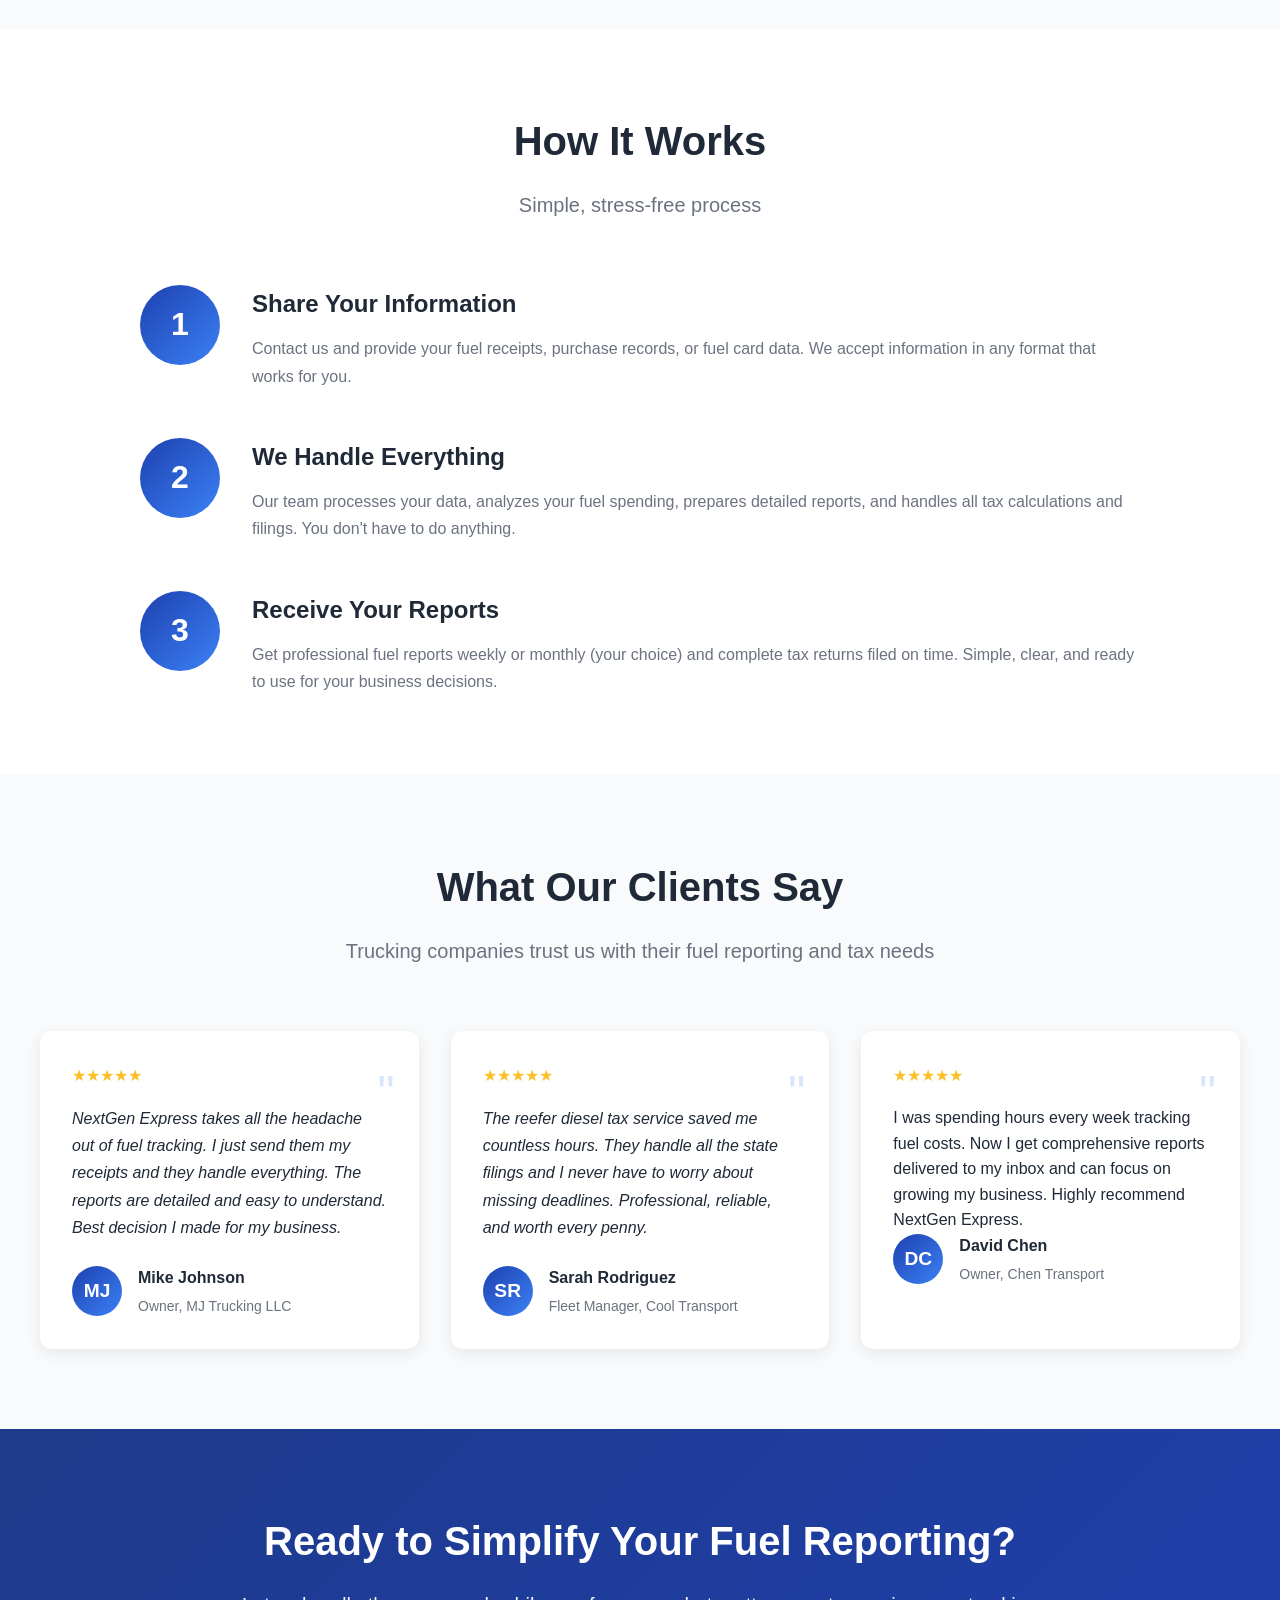
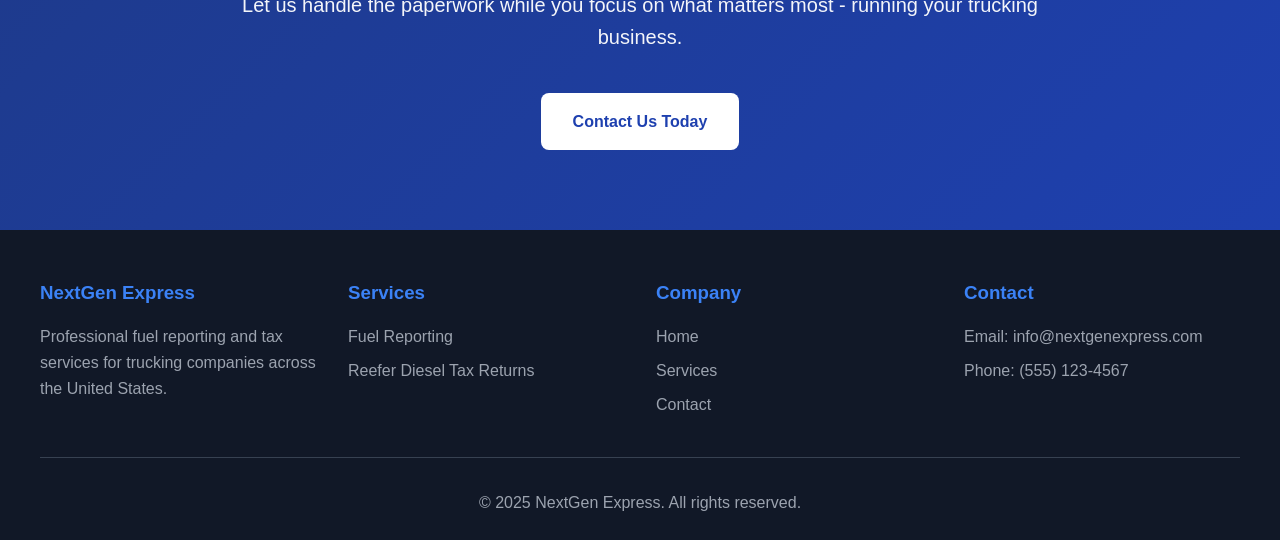
<file: home.html>
<!DOCTYPE html>
<html lang="en">
<head>
    <meta charset="UTF-8">
    <meta name="viewport" content="width=device-width, initial-scale=1.0">
    <title>NextGen Express - Professional Fuel Reporting & Tax Services</title>
    <style>
        * {
            margin: 0;
            padding: 0;
            box-sizing: border-box;
        }

        :root {
            --primary: #1e40af;
            --primary-dark: #1e3a8a;
            --accent: #3b82f6;
            --text-dark: #1f2937;
            --text-light: #6b7280;
            --bg-light: #f9fafb;
            --success: #10b981;
        }

        body {
            font-family: -apple-system, BlinkMacSystemFont, 'Segoe UI', Roboto, Oxygen, Ubuntu, sans-serif;
            line-height: 1.6;
            color: var(--text-dark);
        }

        /* Header & Navigation */
        header {
            background: white;
            box-shadow: 0 2px 10px rgba(0,0,0,0.05);
            position: sticky;
            top: 0;
            z-index: 100;
        }

        nav {
            max-width: 1200px;
            margin: 0 auto;
            display: flex;
            justify-content: space-between;
            align-items: center;
            padding: 1.2rem 2rem;
        }

        .logo {
            font-size: 1.5rem;
            font-weight: 700;
            color: var(--primary);
            display: flex;
            align-items: center;
            gap: 0.5rem;
            text-decoration: none;
        }

        .logo-icon {
            width: 40px;
            height: 40px;
            background: linear-gradient(135deg, var(--primary), var(--accent));
            border-radius: 8px;
            display: flex;
            align-items: center;
            justify-content: center;
            color: white;
            font-weight: bold;
        }

        .nav-links {
            display: flex;
            gap: 2rem;
            list-style: none;
        }

        .nav-links a {
            color: var(--text-dark);
            text-decoration: none;
            font-weight: 500;
            transition: color 0.3s;
        }

        .nav-links a:hover {
            color: var(--primary);
        }

        .cta-button {
            background: var(--primary);
            color: white;
            padding: 0.75rem 1.5rem;
            border-radius: 8px;
            text-decoration: none;
            font-weight: 600;
            transition: all 0.3s;
        }

        .cta-button:hover {
            background: var(--primary-dark);
            transform: translateY(-2px);
            box-shadow: 0 4px 12px rgba(30, 64, 175, 0.3);
        }

        /* Hero Section */
        .hero {
            background: linear-gradient(135deg, #1e3a8a 0%, #3b82f6 100%);
            color: white;
            padding: 5rem 2rem;
            text-align: center;
        }

        .hero-content {
            max-width: 900px;
            margin: 0 auto;
        }

        .hero h1 {
            font-size: 3rem;
            margin-bottom: 1.5rem;
            line-height: 1.2;
        }

        .hero p {
            font-size: 1.25rem;
            margin-bottom: 2.5rem;
            opacity: 0.95;
        }

        .hero-buttons {
            display: flex;
            gap: 1rem;
            justify-content: center;
            flex-wrap: wrap;
        }

        .button-primary {
            background: white;
            color: var(--primary);
            padding: 1rem 2rem;
            border-radius: 8px;
            text-decoration: none;
            font-weight: 600;
            transition: all 0.3s;
        }

        .button-primary:hover {
            transform: translateY(-2px);
            box-shadow: 0 8px 20px rgba(255,255,255,0.3);
        }

        .button-secondary {
            background: transparent;
            color: white;
            padding: 1rem 2rem;
            border-radius: 8px;
            text-decoration: none;
            font-weight: 600;
            border: 2px solid white;
            transition: all 0.3s;
        }

        .button-secondary:hover {
            background: rgba(255,255,255,0.1);
            transform: translateY(-2px);
        }

        /* Value Proposition */
        .value-prop {
            padding: 4rem 2rem;
            background: white;
            text-align: center;
        }

        .value-prop-content {
            max-width: 800px;
            margin: 0 auto;
        }

        .value-prop h2 {
            font-size: 2rem;
            margin-bottom: 1.5rem;
            color: var(--text-dark);
        }

        .value-prop p {
            font-size: 1.25rem;
            color: var(--text-light);
            line-height: 1.8;
        }

        /* Services Preview */
        .services-preview {
            padding: 5rem 2rem;
            background: var(--bg-light);
        }

        .section-header {
            text-align: center;
            margin-bottom: 4rem;
        }

        .section-header h2 {
            font-size: 2.5rem;
            margin-bottom: 1rem;
            color: var(--text-dark);
        }

        .section-header p {
            font-size: 1.25rem;
            color: var(--text-light);
            max-width: 700px;
            margin: 0 auto;
        }

        .services-grid {
            max-width: 1000px;
            margin: 0 auto;
            display: grid;
            grid-template-columns: repeat(auto-fit, minmax(350px, 1fr));
            gap: 2.5rem;
        }

        .service-card {
            padding: 3rem 2rem;
            border-radius: 12px;
            background: white;
            border: 1px solid #e5e7eb;
            transition: all 0.3s;
            text-align: center;
        }

        .service-card:hover {
            transform: translateY(-5px);
            box-shadow: 0 10px 30px rgba(0,0,0,0.1);
            border-color: var(--primary);
        }

        .service-icon {
            width: 80px;
            height: 80px;
            background: linear-gradient(135deg, var(--primary), var(--accent));
            border-radius: 50%;
            display: flex;
            align-items: center;
            justify-content: center;
            margin: 0 auto 2rem;
            font-size: 2.5rem;
        }

        .service-card h3 {
            font-size: 1.75rem;
            margin-bottom: 1rem;
            color: var(--text-dark);
        }

        .service-card p {
            color: var(--text-light);
            line-height: 1.7;
            margin-bottom: 1.5rem;
        }

        .service-link {
            color: var(--primary);
            text-decoration: none;
            font-weight: 600;
            display: inline-flex;
            align-items: center;
            gap: 0.5rem;
        }

        .service-link:hover {
            gap: 0.75rem;
        }

        /* How It Works */
        .how-it-works {
            background: white;
            padding: 5rem 2rem;
        }

        .steps {
            max-width: 1000px;
            margin: 0 auto;
            display: grid;
            gap: 3rem;
        }

        .step {
            display: grid;
            grid-template-columns: 80px 1fr;
            gap: 2rem;
            align-items: start;
        }

        .step-number {
            width: 80px;
            height: 80px;
            background: linear-gradient(135deg, var(--primary), var(--accent));
            color: white;
            border-radius: 50%;
            display: flex;
            align-items: center;
            justify-content: center;
            font-size: 2rem;
            font-weight: 700;
            flex-shrink: 0;
        }

        .step-content h3 {
            font-size: 1.5rem;
            margin-bottom: 0.75rem;
            color: var(--text-dark);
        }

        .step-content p {
            color: var(--text-light);
            line-height: 1.7;
        }

        /* Testimonials */
        .testimonials {
            padding: 5rem 2rem;
            background: var(--bg-light);
        }

        .testimonials-grid {
            max-width: 1200px;
            margin: 0 auto;
            display: grid;
            grid-template-columns: repeat(auto-fit, minmax(300px, 1fr));
            gap: 2rem;
        }

        .testimonial-card {
            background: white;
            padding: 2rem;
            border-radius: 12px;
            box-shadow: 0 4px 15px rgba(0,0,0,0.08);
            position: relative;
        }

        .quote-icon {
            position: absolute;
            top: 1.5rem;
            right: 1.5rem;
            font-size: 3rem;
            color: var(--accent);
            opacity: 0.2;
        }

        .testimonial-text {
            margin-bottom: 1.5rem;
            color: var(--text-dark);
            line-height: 1.7;
            font-style: italic;
        }

        .testimonial-author {
            display: flex;
            align-items: center;
            gap: 1rem;
        }

        .author-avatar {
            width: 50px;
            height: 50px;
            background: linear-gradient(135deg, var(--primary), var(--accent));
            border-radius: 50%;
            display: flex;
            align-items: center;
            justify-content: center;
            color: white;
            font-weight: 700;
            font-size: 1.2rem;
        }

        .author-info h4 {
            font-size: 1rem;
            color: var(--text-dark);
            margin-bottom: 0.25rem;
        }

        .author-info p {
            font-size: 0.875rem;
            color: var(--text-light);
        }

        .stars {
            color: #fbbf24;
            margin-bottom: 1rem;
        }

        /* CTA Section */
        .cta-section {
            background: linear-gradient(135deg, var(--primary-dark), var(--primary));
            color: white;
            padding: 5rem 2rem;
            text-align: center;
        }

        .cta-content {
            max-width: 800px;
            margin: 0 auto;
        }

        .cta-section h2 {
            font-size: 2.5rem;
            margin-bottom: 1rem;
        }

        .cta-section p {
            font-size: 1.25rem;
            margin-bottom: 2.5rem;
            opacity: 0.95;
        }

        /* Footer */
        footer {
            background: #111827;
            color: white;
            padding: 3rem 2rem 1.5rem;
        }

        .footer-content {
            max-width: 1200px;
            margin: 0 auto;
            display: grid;
            grid-template-columns: repeat(auto-fit, minmax(250px, 1fr));
            gap: 2rem;
            margin-bottom: 2rem;
        }

        .footer-section h3 {
            margin-bottom: 1rem;
            color: var(--accent);
        }

        .footer-section p,
        .footer-section a {
            color: #9ca3af;
            text-decoration: none;
            display: block;
            margin-bottom: 0.5rem;
        }

        .footer-section a:hover {
            color: white;
        }

        .footer-bottom {
            max-width: 1200px;
            margin: 0 auto;
            padding-top: 2rem;
            border-top: 1px solid #374151;
            text-align: center;
            color: #9ca3af;
        }

        @media (max-width: 768px) {
            .hero h1 {
                font-size: 2rem;
            }

            .nav-links {
                display: none;
            }

            .step {
                grid-template-columns: 60px 1fr;
            }

            .step-number {
                width: 60px;
                height: 60px;
                font-size: 1.5rem;
            }

            .services-grid {
                grid-template-columns: 1fr;
            }
        }
    </style>
</head>
<body>
    <!-- Header -->
    <header>
        <nav>
            <a href="index" class="logo">
                <div class="logo-icon">NE</div>
                NextGen Express
            </a>
            <ul class="nav-links">
                <li><a href="index">Home</a></li>
                <li><a href="services">Services</a></li>
                <li><a href="contact">Contact</a></li>
            </ul>
            <a href="contact" class="cta-button">Get Started</a>
        </nav>
    </header>

    <!-- Hero Section -->
    <section class="hero">
        <div class="hero-content">
            <h1>Professional Fuel Reporting & Tax Services for Trucking Companies</h1>
            <p>We handle all your fuel reporting and reefer diesel tax returns so you can focus on running your business. No manual work required on your end.</p>
            <div class="hero-buttons">
                <a href="contact" class="button-primary">Get Started Today</a>
                <a href="services" class="button-secondary">View Our Services</a>
            </div>
        </div>
    </section>

    <!-- Value Proposition -->
    <section class="value-prop">
        <div class="value-prop-content">
            <h2>We Do All The Work For You</h2>
            <p>No apps to download. No data to upload. No manual tracking. Simply send us your information, and we'll deliver comprehensive fuel reports and handle your reefer diesel tax returns. It's that simple.</p>
        </div>
    </section>

    <!-- Services Preview -->
    <section class="services-preview">
        <div class="section-header">
            <h2>Our Services</h2>
            <p>Professional reporting and tax services tailored for trucking companies</p>
        </div>
        <div class="services-grid">
            <div class="service-card">
                <div class="service-icon">📊</div>
                <h3>Fuel Reporting</h3>
                <p>Comprehensive fuel reports delivered weekly or monthly. We track every gallon, analyze spending patterns, and identify cost-saving opportunities. You receive clear, actionable reports without lifting a finger.</p>
                <a href="services#fuel-reports" class="service-link">Learn More →</a>
            </div>
            <div class="service-card">
                <div class="service-icon">📋</div>
                <h3>Reefer Diesel Tax Returns</h3>
                <p>Complete reefer diesel tax return preparation and filing for all U.S. states. We handle all the paperwork, calculations, and submissions so you stay compliant and maximize your refunds.</p>
                <a href="services#tax-returns" class="service-link">Learn More →</a>
            </div>
        </div>
    </section>

    <!-- How It Works -->
    <section class="how-it-works">
        <div class="section-header">
            <h2>How It Works</h2>
            <p>Simple, stress-free process</p>
        </div>
        <div class="steps">
            <div class="step">
                <div class="step-number">1</div>
                <div class="step-content">
                    <h3>Share Your Information</h3>
                    <p>Contact us and provide your fuel receipts, purchase records, or fuel card data. We accept information in any format that works for you.</p>
                </div>
            </div>
            <div class="step">
                <div class="step-number">2</div>
                <div class="step-content">
                    <h3>We Handle Everything</h3>
                    <p>Our team processes your data, analyzes your fuel spending, prepares detailed reports, and handles all tax calculations and filings. You don't have to do anything.</p>
                </div>
            </div>
            <div class="step">
                <div class="step-number">3</div>
                <div class="step-content">
                    <h3>Receive Your Reports</h3>
                    <p>Get professional fuel reports weekly or monthly (your choice) and complete tax returns filed on time. Simple, clear, and ready to use for your business decisions.</p>
                </div>
            </div>
        </div>
    </section>

    <!-- Testimonials -->
    <section class="testimonials">
        <div class="section-header">
            <h2>What Our Clients Say</h2>
            <p>Trucking companies trust us with their fuel reporting and tax needs</p>
        </div>
        <div class="testimonials-grid">
            <div class="testimonial-card">
                <div class="quote-icon">"</div>
                <div class="stars">★★★★★</div>
                <p class="testimonial-text">NextGen Express takes all the headache out of fuel tracking. I just send them my receipts and they handle everything. The reports are detailed and easy to understand. Best decision I made for my business.</p>
                <div class="testimonial-author">
                    <div class="author-avatar">MJ</div>
                    <div class="author-info">
                        <h4>Mike Johnson</h4>
                        <p>Owner, MJ Trucking LLC</p>
                    </div>
                </div>
            </div>
            <div class="testimonial-card">
                <div class="quote-icon">"</div>
                <div class="stars">★★★★★</div>
                <p class="testimonial-text">The reefer diesel tax service saved me countless hours. They handle all the state filings and I never have to worry about missing deadlines. Professional, reliable, and worth every penny.</p>
                <div class="testimonial-author">
                    <div class="author-avatar">SR</div>
                    <div class="author-info">
                        <h4>Sarah Rodriguez</h4>
                        <p>Fleet Manager, Cool Transport</p>
                    </div>
                </div>
            </div>
            <div class="testimonial-card">
                <div class="quote-icon">"</div>
                <div class="stars">★★★★★</div>
                <p>I was spending hours every week tracking fuel costs. Now I get comprehensive reports delivered to my inbox and can focus on growing my business. Highly recommend NextGen Express.</p>
                <div class="testimonial-author">
                    <div class="author-avatar">DC</div>
                    <div class="author-info">
                        <h4>David Chen</h4>
                        <p>Owner, Chen Transport</p>
                    </div>
                </div>
            </div>
        </div>
    </section>

    <!-- CTA Section -->
    <section class="cta-section">
        <div class="cta-content">
            <h2>Ready to Simplify Your Fuel Reporting?</h2>
            <p>Let us handle the paperwork while you focus on what matters most - running your trucking business.</p>
            <div class="hero-buttons">
                <a href="contact" class="button-primary">Contact Us Today</a>
            </div>
        </div>
    </section>

    <!-- Footer -->
    <footer>
        <div class="footer-content">
            <div class="footer-section">
                <h3>NextGen Express</h3>
                <p>Professional fuel reporting and tax services for trucking companies across the United States.</p>
            </div>
            <div class="footer-section">
                <h3>Services</h3>
                <a href="services#fuel-reports">Fuel Reporting</a>
                <a href="services#tax-returns">Reefer Diesel Tax Returns</a>
            </div>
            <div class="footer-section">
                <h3>Company</h3>
                <a href="index">Home</a>
                <a href="services">Services</a>
                <a href="contact">Contact</a>
            </div>
            <div class="footer-section">
                <h3>Contact</h3>
                <p>Email: info@nextgenexpress.com</p>
                <p>Phone: (555) 123-4567</p>
            </div>
        </div>
        <div class="footer-bottom">
            <p>&copy; 2025 NextGen Express. All rights reserved.</p>
        </div>
    </footer>
</body>
</html>
</file>
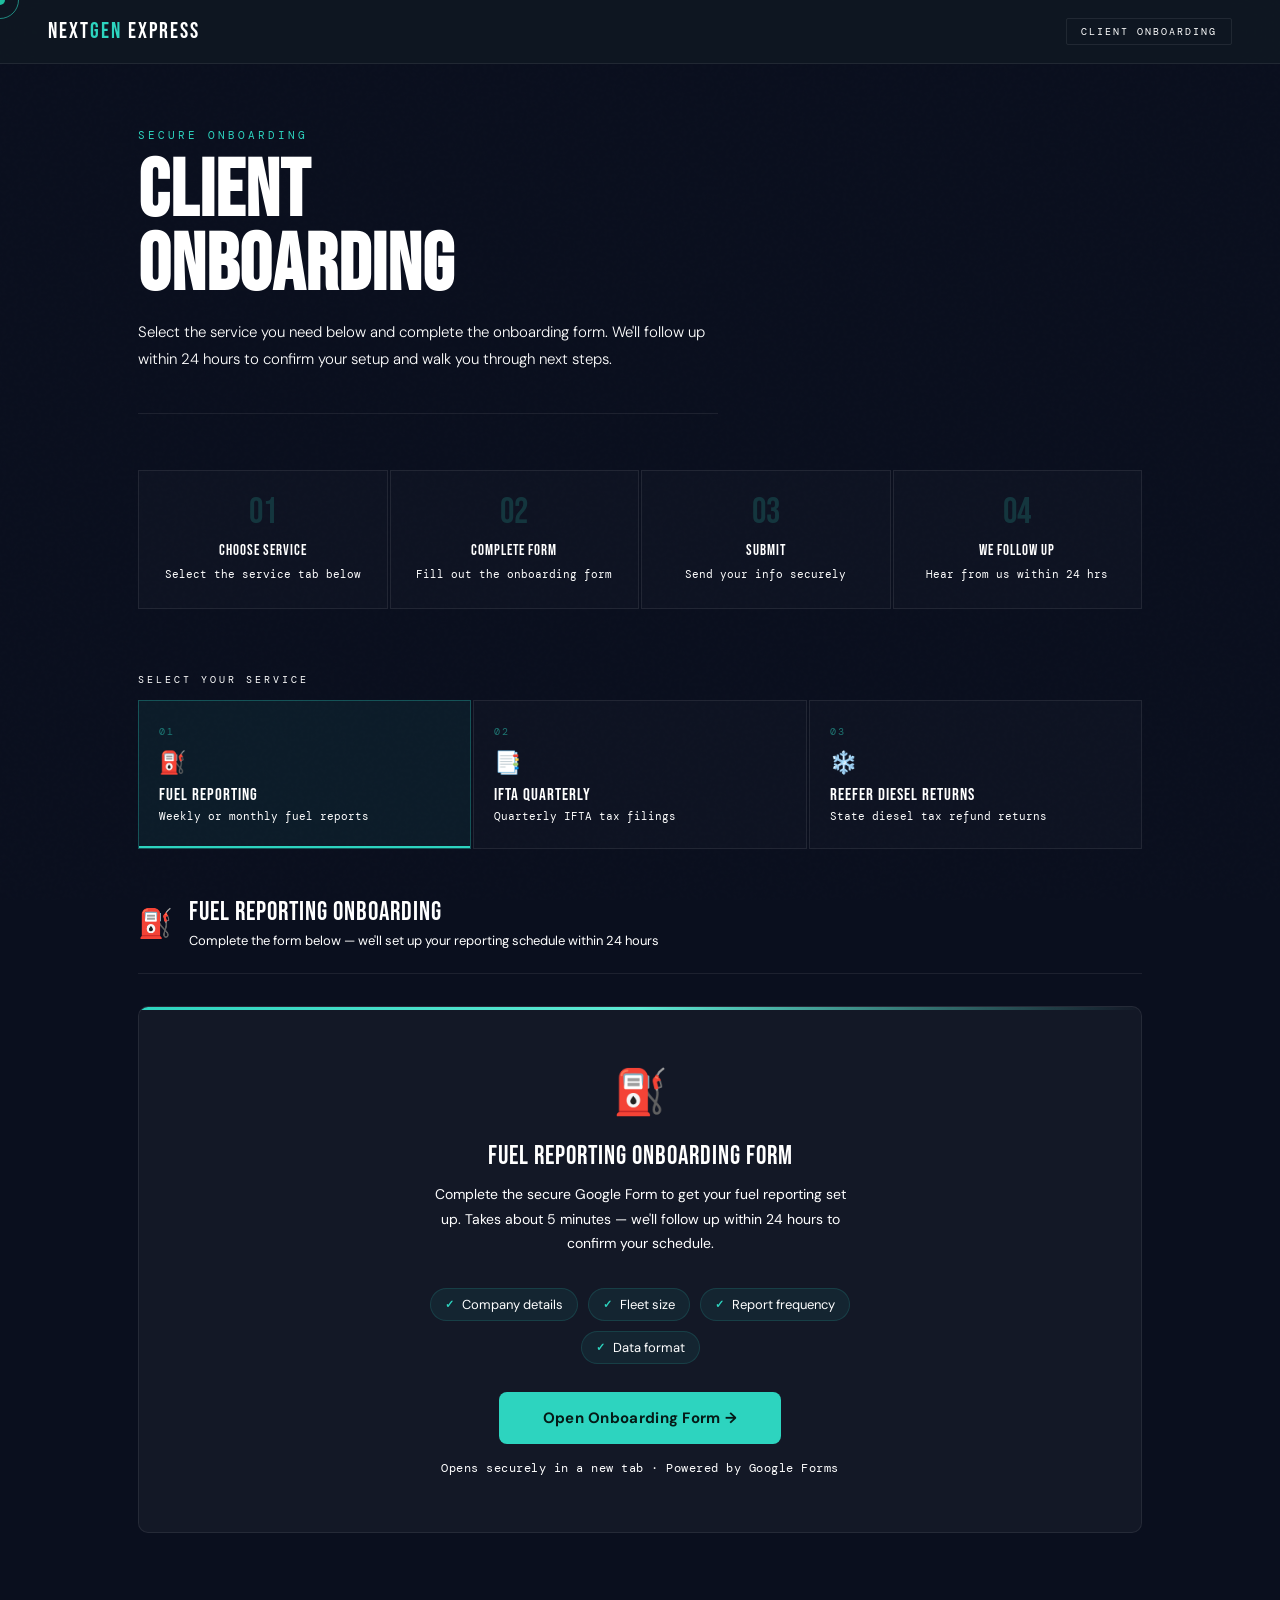
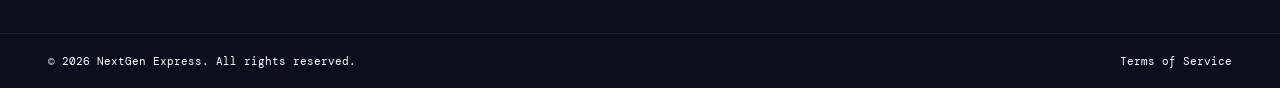
<file: onboarding.html>
<!DOCTYPE html>
<html lang="en">
<head>
<meta charset="UTF-8">
<meta name="viewport" content="width=device-width, initial-scale=1.0">
<title>Client Onboarding — NextGen Express</title>
<meta name="robots" content="noindex, nofollow">
<link rel="preconnect" href="https://fonts.googleapis.com">
<link href="https://fonts.googleapis.com/css2?family=Bebas+Neue&family=DM+Sans:wght@300;400;500;600&family=DM+Mono&display=swap" rel="stylesheet">
<style>
:root {
  --bg:#0a0f1e;--bg2:#0d1426;
  --cyan:#2dd4bf;
  --cyan2:#5eead4;
  --border:rgba(255,255,255,0.08);--border2:rgba(255,255,255,0.14);
  --white:  #ffffff;
}
*, *::before, *::after { box-sizing: border-box; margin: 0; padding: 0; }
html { scroll-behavior: smooth; }
body { font-family: 'DM Sans', sans-serif; background:var(--bg); color: var(--white); overflow-x: hidden; min-height: 100vh; display: flex; flex-direction: column; }
body::before {
  content: ''; position: fixed; inset: 0;
  background-image: url("data:image/svg+xml,%3Csvg viewBox='0 0 256 256' xmlns='http://www.w3.org/2000/svg'%3E%3Cfilter id='noise'%3E%3CfeTurbulence type='fractalNoise' baseFrequency='0.9' numOctaves='4' stitchTiles='stitch'/%3E%3C/filter%3E%3Crect width='100%25' height='100%25' filter='url(%23noise)' opacity='0.04'/%3E%3C/svg%3E");
  pointer-events: none; z-index: 1; opacity: 0.35;
}

/* TOP BAR */
.top-bar {
  padding: 18px 48px;
  display: flex; align-items: center; justify-content: space-between;
  border-bottom: 1px solid var(--border);
  position: relative; z-index: 10;
  background:rgba(15,25,35,0.88); backdrop-filter: blur(20px);
}
.bar-logo { font-family: 'Bebas Neue', sans-serif; font-size: 22px; letter-spacing: 2px; color: var(--white); text-decoration: none; }
.bar-logo span { color:var(--cyan); }
.bar-badge {
  font-family: 'DM Mono', monospace; font-size: 10px; letter-spacing: 2px;
  text-transform: uppercase; color:var(--text4);
  border: 1px solid var(--border); padding: 6px 14px; border-radius: 2px;
}

/* MAIN */
.main { flex: 1; padding: 64px 48px 100px; position: relative; z-index: 2; max-width: 1100px; margin: 0 auto; width: 100%; }

.page-eyebrow { font-family: 'DM Mono', monospace; font-size: 11px; letter-spacing: 3px; text-transform: uppercase; color:var(--cyan); margin-bottom: 14px; }
.page-title { font-family: 'Bebas Neue', sans-serif; font-size: clamp(48px, 7vw, 80px); line-height: 0.92; letter-spacing: 1px; margin-bottom: 16px; }
.page-intro { font-size: 15px; color:var(--text3); line-height: 1.8; max-width: 580px; font-weight: 300; margin-bottom: 56px; padding-bottom: 40px; border-bottom: 1px solid var(--border); }

/* HOW IT WORKS */
.how-row { display: grid; grid-template-columns: repeat(4, 1fr); gap: 2px; margin-bottom: 64px; }
.how-step { padding: 24px 20px; border: 1px solid var(--border); background: rgba(255,255,255,0.018); text-align: center; }
.how-n { font-family: 'Bebas Neue', sans-serif; font-size: 36px; color: rgba(45,212,191,0.18); line-height: 1; margin-bottom: 10px; }
.how-title { font-family: 'Bebas Neue', sans-serif; font-size: 15px; letter-spacing: 1px; margin-bottom: 6px; }
.how-desc { font-size: 11px; color:var(--text4); line-height: 1.6; font-family: 'DM Mono', monospace; }

/* SERVICE SELECTOR */
.selector-label { font-family: 'DM Mono', monospace; font-size: 10px; letter-spacing: 3px; text-transform: uppercase; color:var(--text4); margin-bottom: 14px; }
.service-tabs { display: grid; grid-template-columns: repeat(3, 1fr); gap: 2px; margin-bottom: 48px; }
.svc-tab {
  padding: 24px 20px; border: 1px solid var(--border);
  background: rgba(255,255,255,0.02); cursor: pointer;
  transition: background 0.2s, border-color 0.2s; position: relative; overflow: hidden;
  text-align: left;
}
.svc-tab::before {
  content: ''; position: absolute; bottom: 0; left: 0; right: 0; height: 2px;
  background: var(--cyan); transform: scaleX(0); transform-origin: left; transition: transform 0.3s;
}
.svc-tab.active { background:rgba(45,212,191,0.07); border-color: rgba(45,212,191,0.3); }
.svc-tab.active::before { transform: scaleX(1); }
.svc-tab:hover:not(.active) { background:rgba(45,212,191,0.03); }
.tab-num { font-family: 'DM Mono', monospace; font-size: 10px; color:var(--cyan); letter-spacing: 2px; opacity: 0.5; margin-bottom: 10px; }
.tab-icon { font-size: 22px; margin-bottom: 10px; display: block; }
.tab-name { font-family: 'Bebas Neue', sans-serif; font-size: 17px; letter-spacing: 1px; margin-bottom: 4px; line-height: 1; }
.tab-desc { font-size: 11px; color:var(--text4); line-height: 1.5; font-family: 'DM Mono', monospace; }

/* FORM PANELS */
.form-panel { display: none; }
.form-panel.active { display: block; }

.form-panel-header {
  display: flex; align-items: center; gap: 16px;
  margin-bottom: 32px; padding-bottom: 24px; border-bottom: 1px solid var(--border);
}
.panel-icon { font-size: 28px; }
.panel-title { font-family: 'Bebas Neue', sans-serif; font-size: 26px; letter-spacing: 1px; }
.panel-sub { font-size: 13px; color:var(--text3); margin-top: 4px; }

/* GOOGLE FORM WRAPPER */
.gform-wrap {
  background: rgba(255,255,255,0.025); border: 1px solid var(--border);
  border-radius:10px; overflow: hidden; position: relative;
}
.gform-wrap::before { content: ''; position: absolute; top: 0; left: 0; right: 0; height: 2px; background: linear-gradient(90deg, var(--cyan), transparent); z-index: 1; }
.gform-wrap iframe {
  width: 100%; border: none; display: block;
  min-height: 900px;
  /* Override Google Forms white background */
  filter: invert(0);
}

/* Loading state */
.gform-loading {
  display: flex; flex-direction: column; align-items: center; justify-content: center;
  padding: 80px 40px; gap: 16px;
  position: absolute; inset: 0; background: rgba(8,10,15,0.9); z-index: 2;
  transition: opacity 0.4s;
}
.gform-loading.hidden { opacity: 0; pointer-events: none; }
.loading-dot-row { display: flex; gap: 8px; }
.loading-dot { width: 8px; height: 8px; background: var(--cyan); border-radius: 50%; animation: loadBounce 1.2s infinite; }
.loading-dot:nth-child(2) { animation-delay: 0.2s; }
.loading-dot:nth-child(3) { animation-delay: 0.4s; }
@keyframes loadBounce { 0%, 80%, 100% { transform: scale(0.6); opacity: 0.3; } 40% { transform: scale(1); opacity: 1; } }
.loading-text { font-family: 'DM Mono', monospace; font-size: 11px; letter-spacing: 2px; text-transform: uppercase; color:var(--text4); }

/* FOOTER */
.onboard-footer {
  border-top: 1px solid var(--border); padding: 20px 48px;
  display: flex; justify-content: space-between; align-items: center;
  position: relative; z-index: 2;
}
.onboard-footer p { font-size: 11px; color:var(--text4); font-family: 'DM Mono', monospace; }
.onboard-footer a { color:var(--text4); text-decoration: none; font-size: 11px; font-family: 'DM Mono', monospace; transition: color 0.2s; }
.onboard-footer a:hover { color: rgba(255,255,255,0.5); }

/* MOBILE */
@media (max-width: 900px) {
  .top-bar { padding: 16px 24px; }
  .main { padding: 48px 24px 80px; }
  .how-row { grid-template-columns: 1fr 1fr; }
  .service-tabs { grid-template-columns: 1fr; }
  .gform-wrap iframe { min-height: 1100px; }
  .onboard-footer { padding: 16px 24px; flex-direction: column; gap: 8px; text-align: center; }
}
@media (max-width: 480px) {
  .how-row { grid-template-columns: 1fr; }
  .top-bar { padding: 14px 16px; }
  .bar-logo { font-size: 18px; }
}
.form-launch-card {
  background: rgba(255,255,255,0.04); border: 1px solid var(--border);
  border-radius: 10px; overflow: hidden; position: relative; text-align: center;
}
.form-launch-card::before { content: ''; position: absolute; top: 0; left: 0; right: 0; height: 3px; background: linear-gradient(90deg, var(--cyan), var(--cyan2), transparent); }
.flc-inner { padding: 56px 40px; }
.flc-icon { font-size: 44px; margin-bottom: 20px; display: block; }
.flc-title { font-family: 'Bebas Neue', sans-serif; font-size: 26px; letter-spacing: 1px; color: var(--text1); margin-bottom: 10px; }
.flc-body { font-size: 14px; color: var(--text3); line-height: 1.75; max-width: 420px; margin: 0 auto 32px; }
.flc-btn{display:inline-flex;align-items:center;gap:12px;background:var(--cyan);color:#051a17;
  padding: 16px 44px; border-radius: 8px;
  font-weight: 700; font-size: 15px; text-decoration: none; letter-spacing: .3px;
  transition: background .2s, transform .2s, box-shadow .2s;
}
.flc-btn:hover { background: var(--cyan2); transform: translateY(-2px); box-shadow: 0 12px 36px rgba(45,212,191,.25); }
.flc-note { margin-top: 16px; font-size: 12px; color: var(--text4); font-family: 'DM Mono', monospace; letter-spacing: .5px; }
.flc-checklist { display: flex; flex-wrap: wrap; justify-content: center; gap: 10px; margin: 0 auto 28px; max-width: 500px; }
.flc-check { display: flex; align-items: center; gap: 8px; font-size: 13px; color: var(--text2); background:rgba(45,212,191,.07); border: 1px solid rgba(45,212,191,.15); padding: 7px 14px; border-radius: 100px; }
.flc-check::before { content: '✓'; color:var(--cyan); font-size: 11px; font-weight: 700; }
.cursor{position:fixed;width:10px;height:10px;background:var(--cyan);border-radius:50%;pointer-events:none;z-index:9999;transform:translate(-50%,-50%);mix-blend-mode:difference;}
.cursor-ring{position:fixed;width:38px;height:38px;border:1.5px solid var(--cyan);border-radius:50%;pointer-events:none;z-index:9998;transform:translate(-50%,-50%);transition:all .1s ease;opacity:.6;}
.cursor.hover{width:16px;height:16px;}.cursor-ring.hover{width:56px;height:56px;opacity:.3;}
@media(max-width:768px){.cursor,.cursor-ring{display:none;}body{cursor:auto;}}
</style>
</head>
<body>

<!-- TOP BAR -->
<div class="cursor" id="cursor"></div>
<div class="cursor-ring" id="cursorRing"></div>
<div class="top-bar">
  <a href="/" class="bar-logo">NEXT<span>GEN</span> EXPRESS</a>
  <div class="bar-badge">Client Onboarding</div>
</div>

<!-- MAIN -->
<div class="main">

  <div class="page-eyebrow">Secure Onboarding</div>
  <h1 class="page-title">CLIENT<br>ONBOARDING</h1>
  <p class="page-intro">Select the service you need below and complete the onboarding form. We'll follow up within 24 hours to confirm your setup and walk you through next steps.</p>

  <!-- HOW IT WORKS -->
  <div class="how-row">
    <div class="how-step">
      <div class="how-n">01</div>
      <div class="how-title">Choose Service</div>
      <p class="how-desc">Select the service tab below</p>
    </div>
    <div class="how-step">
      <div class="how-n">02</div>
      <div class="how-title">Complete Form</div>
      <p class="how-desc">Fill out the onboarding form</p>
    </div>
    <div class="how-step">
      <div class="how-n">03</div>
      <div class="how-title">Submit</div>
      <p class="how-desc">Send your info securely</p>
    </div>
    <div class="how-step">
      <div class="how-n">04</div>
      <div class="how-title">We Follow Up</div>
      <p class="how-desc">Hear from us within 24 hrs</p>
    </div>
  </div>

  <!-- SERVICE SELECTOR TABS -->
  <div class="selector-label">Select Your Service</div>
  <div class="service-tabs">
    <div class="svc-tab active" data-svc="fuel" onclick="switchTab('fuel', this)">
      <div class="tab-num">01</div>
      <span class="tab-icon">⛽</span>
      <div class="tab-name">Fuel Reporting</div>
      <div class="tab-desc">Weekly or monthly fuel reports</div>
    </div>
    <div class="svc-tab" data-svc="ifta" onclick="switchTab('ifta', this)">
      <div class="tab-num">02</div>
      <span class="tab-icon">📑</span>
      <div class="tab-name">IFTA Quarterly</div>
      <div class="tab-desc">Quarterly IFTA tax filings</div>
    </div>
    <div class="svc-tab" data-svc="reefer" onclick="switchTab('reefer', this)">
      <div class="tab-num">03</div>
      <span class="tab-icon">❄️</span>
      <div class="tab-name">Reefer Diesel Returns</div>
      <div class="tab-desc">State diesel tax refund returns</div>
    </div>
  </div>

  <!-- FUEL REPORTING PANEL -->
  <div class="form-panel active" id="panel-fuel">
    <div class="form-panel-header">
      <span class="panel-icon">⛽</span>
      <div>
        <div class="panel-title">Fuel Reporting Onboarding</div>
        <div class="panel-sub">Complete the form below — we'll set up your reporting schedule within 24 hours</div>
      </div>
    </div>
    <div class="form-launch-card">
      <div class="flc-inner">
        <span class="flc-icon">⛽</span>
        <div class="flc-title">Fuel Reporting Onboarding Form</div>
        <p class="flc-body">Complete the secure Google Form to get your fuel reporting set up. Takes about 5 minutes — we'll follow up within 24 hours to confirm your schedule.</p>
        <div class="flc-checklist">
          <span class="flc-check">Company details</span>
          <span class="flc-check">Fleet size</span>
          <span class="flc-check">Report frequency</span>
          <span class="flc-check">Data format</span>
        </div>
        <a href="https://forms.gle/ZzyFvLsTAw2orrRF8" target="_blank" rel="noopener" class="flc-btn">
          Open Onboarding Form →
        </a>
        <p class="flc-note">Opens securely in a new tab · Powered by Google Forms</p>
      </div>
    </div>
  </div>

  <!-- IFTA PANEL -->
  <div class="form-panel" id="panel-ifta">
    <div class="form-panel-header">
      <span class="panel-icon">📑</span>
      <div>
        <div class="panel-title">IFTA Quarterly Filing Onboarding</div>
        <div class="panel-sub">Complete the form below — we'll prepare for your first quarterly filing within 24 hours</div>
      </div>
    </div>
    <div class="form-launch-card">
      <div class="flc-inner">
        <span class="flc-icon">📑</span>
        <div class="flc-title">IFTA Quarterly Filing Onboarding Form</div>
        <p class="flc-body">Complete the secure Google Form to get your IFTA quarterly filings set up. We'll need your base jurisdiction, fleet details, and mileage tracking method.</p>
        <div class="flc-checklist">
          <span class="flc-check">Base jurisdiction</span>
          <span class="flc-check">Fleet & vehicles</span>
          <span class="flc-check">States operated</span>
          <span class="flc-check">Mileage tracking</span>
        </div>
        <a href="https://forms.gle/of6nErXJ2RjhaK5U6" target="_blank" rel="noopener" class="flc-btn">
          Open Onboarding Form →
        </a>
        <p class="flc-note">Opens securely in a new tab · Powered by Google Forms</p>
      </div>
    </div>
  </div>

  <!-- REEFER PANEL -->
  <div class="form-panel" id="panel-reefer">
    <div class="form-panel-header">
      <span class="panel-icon">❄️</span>
      <div>
        <div class="panel-title">Reefer Diesel Tax Return Onboarding</div>
        <div class="panel-sub">Complete the form below — we'll identify your refund opportunities within 24 hours</div>
      </div>
    </div>
    <div class="form-launch-card">
      <div class="flc-inner">
        <span class="flc-icon">❄️</span>
        <div class="flc-title">Reefer Diesel Tax Return Onboarding Form</div>
        <p class="flc-body">Complete the secure Google Form to maximize your reefer diesel refunds. We'll need your reefer unit details, states operated, and fuel records information.</p>
        <div class="flc-checklist">
          <span class="flc-check">Reefer unit details</span>
          <span class="flc-check">States operated</span>
          <span class="flc-check">Fuel volume</span>
          <span class="flc-check">Existing records</span>
        </div>
        <a href="https://forms.gle/93XCEffkqh5vhiyT7" target="_blank" rel="noopener" class="flc-btn">
          Open Onboarding Form →
        </a>
        <p class="flc-note">Opens securely in a new tab · Powered by Google Forms</p>
      </div>
    </div>
  </div>

</div><!-- /main -->

<!-- FOOTER -->
<div class="onboard-footer">
  <p>© 2026 NextGen Express. All rights reserved.</p>
  <a href="/terms-of-service.html">Terms of Service</a>
</div>

<script>
function switchTab(svc, el) {
  document.querySelectorAll('.svc-tab').forEach(t => t.classList.remove('active'));
  document.querySelectorAll('.form-panel').forEach(p => p.classList.remove('active'));
  // Find the tab element if not passed (e.g. from hash routing)
  if (!el) el = document.querySelector('[data-svc="' + svc + '"]');
  if (el) el.classList.add('active');
  document.getElementById('panel-' + svc).classList.add('active');
  setTimeout(() => {
    document.getElementById('panel-' + svc).scrollIntoView({ behavior: 'smooth', block: 'start' });
  }, 80);
}



// Handle anchor links from get-started.html (#fuel, #ifta, #reefer)
window.addEventListener('DOMContentLoaded', () => {
  const hash = window.location.hash.replace('#', '');
  const validTabs = ['fuel', 'ifta', 'reefer'];
  if (hash && validTabs.includes(hash)) {
    switchTab(hash, null);
  }
});

const cur=document.getElementById('cursor'),ring=document.getElementById('cursorRing');
if(cur&&ring){let mx=0,my=0,rx=0,ry=0;document.addEventListener('mousemove',e=>{mx=e.clientX;my=e.clientY;cur.style.left=mx+'px';cur.style.top=my+'px';});(function a(){rx+=(mx-rx)*.12;ry+=(my-ry)*.12;ring.style.left=rx+'px';ring.style.top=ry+'px';requestAnimationFrame(a);})();document.querySelectorAll('a,button').forEach(el=>{el.addEventListener('mouseenter',()=>{cur.classList.add('hover');ring.classList.add('hover');});el.addEventListener('mouseleave',()=>{cur.classList.remove('hover');ring.classList.remove('hover');});});}

</script>
</body>
</html>
</file>
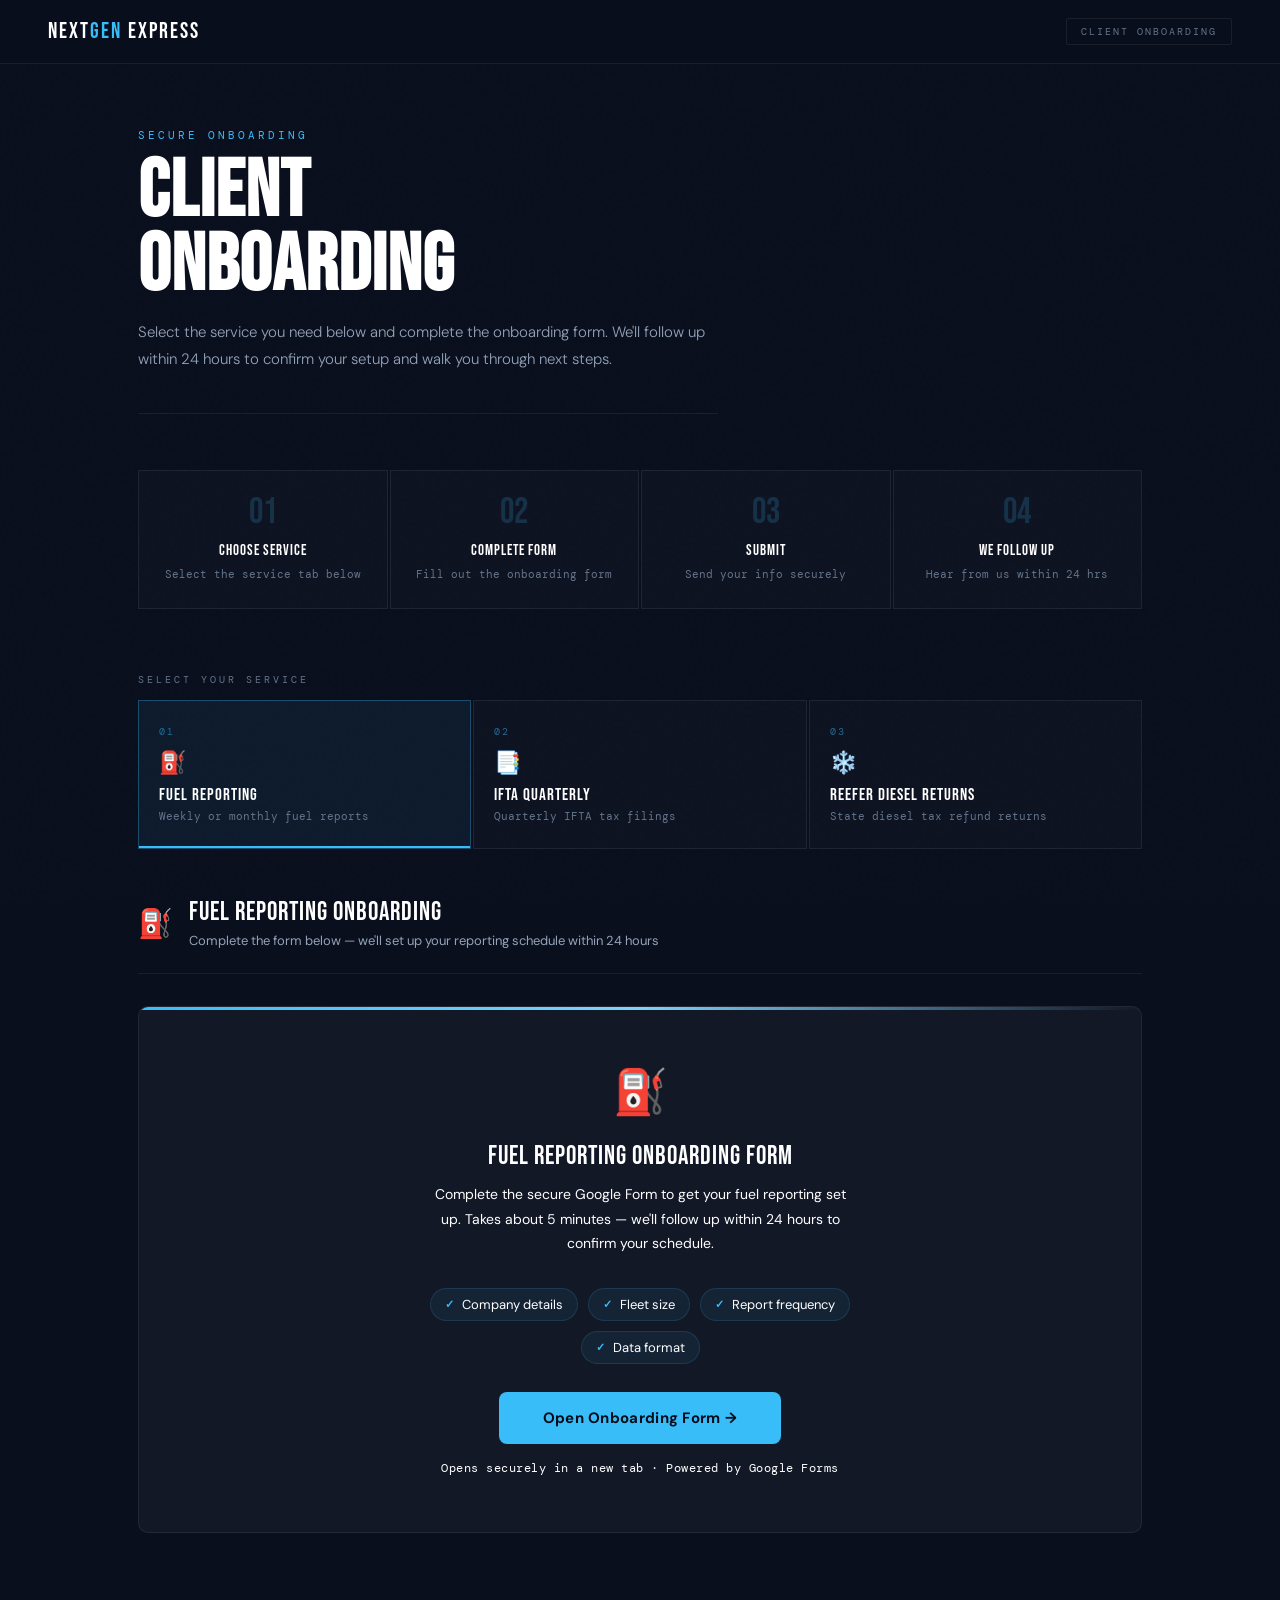
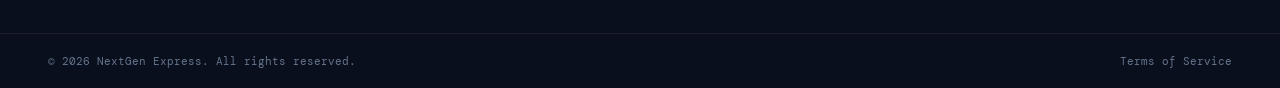
<file: onboardingtest.html>
<!DOCTYPE html>
<html lang="en">
<head>
<meta charset="UTF-8">
<meta name="viewport" content="width=device-width, initial-scale=1.0">
<title>Client Onboarding — NextGen Express</title>
<meta name="robots" content="noindex, nofollow">
<link rel="preconnect" href="https://fonts.googleapis.com">
<link href="https://fonts.googleapis.com/css2?family=Bebas+Neue&family=DM+Sans:wght@300;400;500;600&family=DM+Mono&display=swap" rel="stylesheet">
<style>
:root {
  --bg:#0a0f1e;--bg2:#0d1426;
  --cyan:   #38bdf8;
  --cyan2:  #7dd3fc;
  --border: rgba(255,255,255,0.07);
  --white:  #ffffff;
}
*, *::before, *::after { box-sizing: border-box; margin: 0; padding: 0; }
html { scroll-behavior: smooth; }
body { font-family: 'DM Sans', sans-serif; background: var(--bg); color: var(--white); overflow-x: hidden; min-height: 100vh; display: flex; flex-direction: column; }
body::before {
  content: ''; position: fixed; inset: 0;
  background-image: url("data:image/svg+xml,%3Csvg viewBox='0 0 256 256' xmlns='http://www.w3.org/2000/svg'%3E%3Cfilter id='noise'%3E%3CfeTurbulence type='fractalNoise' baseFrequency='0.9' numOctaves='4' stitchTiles='stitch'/%3E%3C/filter%3E%3Crect width='100%25' height='100%25' filter='url(%23noise)' opacity='0.04'/%3E%3C/svg%3E");
  pointer-events: none; z-index: 1; opacity: 0.35;
}

/* TOP BAR */
.top-bar {
  padding: 18px 48px;
  display: flex; align-items: center; justify-content: space-between;
  border-bottom: 1px solid var(--border);
  position: relative; z-index: 10;
  background: rgba(10,15,30,0.92); backdrop-filter: blur(20px);
}
.bar-logo { font-family: 'Bebas Neue', sans-serif; font-size: 22px; letter-spacing: 2px; color: var(--white); text-decoration: none; }
.bar-logo span { color: var(--cyan); }
.bar-badge {
  font-family: 'DM Mono', monospace; font-size: 10px; letter-spacing: 2px;
  text-transform: uppercase; color: #64748b;
  border: 1px solid var(--border); padding: 6px 14px; border-radius: 2px;
}

/* MAIN */
.main { flex: 1; padding: 64px 48px 100px; position: relative; z-index: 2; max-width: 1100px; margin: 0 auto; width: 100%; }

.page-eyebrow { font-family: 'DM Mono', monospace; font-size: 11px; letter-spacing: 3px; text-transform: uppercase; color: var(--cyan); margin-bottom: 14px; }
.page-title { font-family: 'Bebas Neue', sans-serif; font-size: clamp(48px, 7vw, 80px); line-height: 0.92; letter-spacing: 1px; margin-bottom: 16px; }
.page-intro { font-size: 15px; color: #94a3b8; line-height: 1.8; max-width: 580px; font-weight: 300; margin-bottom: 56px; padding-bottom: 40px; border-bottom: 1px solid var(--border); }

/* HOW IT WORKS */
.how-row { display: grid; grid-template-columns: repeat(4, 1fr); gap: 2px; margin-bottom: 64px; }
.how-step { padding: 24px 20px; border: 1px solid var(--border); background: rgba(255,255,255,0.018); text-align: center; }
.how-n { font-family: 'Bebas Neue', sans-serif; font-size: 36px; color: rgba(56,189,248,0.18); line-height: 1; margin-bottom: 10px; }
.how-title { font-family: 'Bebas Neue', sans-serif; font-size: 15px; letter-spacing: 1px; margin-bottom: 6px; }
.how-desc { font-size: 11px; color: #64748b; line-height: 1.6; font-family: 'DM Mono', monospace; }

/* SERVICE SELECTOR */
.selector-label { font-family: 'DM Mono', monospace; font-size: 10px; letter-spacing: 3px; text-transform: uppercase; color: #64748b; margin-bottom: 14px; }
.service-tabs { display: grid; grid-template-columns: repeat(3, 1fr); gap: 2px; margin-bottom: 48px; }
.svc-tab {
  padding: 24px 20px; border: 1px solid var(--border);
  background: rgba(255,255,255,0.02); cursor: pointer;
  transition: background 0.2s, border-color 0.2s; position: relative; overflow: hidden;
  text-align: left;
}
.svc-tab::before {
  content: ''; position: absolute; bottom: 0; left: 0; right: 0; height: 2px;
  background: var(--cyan); transform: scaleX(0); transform-origin: left; transition: transform 0.3s;
}
.svc-tab.active { background: rgba(56,189,248,0.07); border-color: rgba(56,189,248,0.3); }
.svc-tab.active::before { transform: scaleX(1); }
.svc-tab:hover:not(.active) { background: rgba(56,189,248,0.03); }
.tab-num { font-family: 'DM Mono', monospace; font-size: 10px; color: var(--cyan); letter-spacing: 2px; opacity: 0.5; margin-bottom: 10px; }
.tab-icon { font-size: 22px; margin-bottom: 10px; display: block; }
.tab-name { font-family: 'Bebas Neue', sans-serif; font-size: 17px; letter-spacing: 1px; margin-bottom: 4px; line-height: 1; }
.tab-desc { font-size: 11px; color: #64748b; line-height: 1.5; font-family: 'DM Mono', monospace; }

/* FORM PANELS */
.form-panel { display: none; }
.form-panel.active { display: block; }

.form-panel-header {
  display: flex; align-items: center; gap: 16px;
  margin-bottom: 32px; padding-bottom: 24px; border-bottom: 1px solid var(--border);
}
.panel-icon { font-size: 28px; }
.panel-title { font-family: 'Bebas Neue', sans-serif; font-size: 26px; letter-spacing: 1px; }
.panel-sub { font-size: 13px; color: #94a3b8; margin-top: 4px; }

/* GOOGLE FORM WRAPPER */
.gform-wrap {
  background: rgba(255,255,255,0.025); border: 1px solid var(--border);
  border-radius: 4px; overflow: hidden; position: relative;
}
.gform-wrap::before { content: ''; position: absolute; top: 0; left: 0; right: 0; height: 2px; background: linear-gradient(90deg, var(--cyan), transparent); z-index: 1; }
.gform-wrap iframe {
  width: 100%; border: none; display: block;
  min-height: 900px;
  /* Override Google Forms white background */
  filter: invert(0);
}

/* Loading state */
.gform-loading {
  display: flex; flex-direction: column; align-items: center; justify-content: center;
  padding: 80px 40px; gap: 16px;
  position: absolute; inset: 0; background: rgba(8,10,15,0.9); z-index: 2;
  transition: opacity 0.4s;
}
.gform-loading.hidden { opacity: 0; pointer-events: none; }
.loading-dot-row { display: flex; gap: 8px; }
.loading-dot { width: 8px; height: 8px; background: var(--cyan); border-radius: 50%; animation: loadBounce 1.2s infinite; }
.loading-dot:nth-child(2) { animation-delay: 0.2s; }
.loading-dot:nth-child(3) { animation-delay: 0.4s; }
@keyframes loadBounce { 0%, 80%, 100% { transform: scale(0.6); opacity: 0.3; } 40% { transform: scale(1); opacity: 1; } }
.loading-text { font-family: 'DM Mono', monospace; font-size: 11px; letter-spacing: 2px; text-transform: uppercase; color: #64748b; }

/* FOOTER */
.onboard-footer {
  border-top: 1px solid var(--border); padding: 20px 48px;
  display: flex; justify-content: space-between; align-items: center;
  position: relative; z-index: 2;
}
.onboard-footer p { font-size: 11px; color: #64748b; font-family: 'DM Mono', monospace; }
.onboard-footer a { color: #64748b; text-decoration: none; font-size: 11px; font-family: 'DM Mono', monospace; transition: color 0.2s; }
.onboard-footer a:hover { color: rgba(255,255,255,0.5); }

/* MOBILE */
@media (max-width: 900px) {
  .top-bar { padding: 16px 24px; }
  .main { padding: 48px 24px 80px; }
  .how-row { grid-template-columns: 1fr 1fr; }
  .service-tabs { grid-template-columns: 1fr; }
  .gform-wrap iframe { min-height: 1100px; }
  .onboard-footer { padding: 16px 24px; flex-direction: column; gap: 8px; text-align: center; }
}
@media (max-width: 480px) {
  .how-row { grid-template-columns: 1fr; }
  .top-bar { padding: 14px 16px; }
  .bar-logo { font-size: 18px; }
}
.form-launch-card {
  background: rgba(255,255,255,0.04); border: 1px solid var(--border);
  border-radius: 10px; overflow: hidden; position: relative; text-align: center;
}
.form-launch-card::before { content: ''; position: absolute; top: 0; left: 0; right: 0; height: 3px; background: linear-gradient(90deg, var(--cyan), var(--cyan2), transparent); }
.flc-inner { padding: 56px 40px; }
.flc-icon { font-size: 44px; margin-bottom: 20px; display: block; }
.flc-title { font-family: 'Bebas Neue', sans-serif; font-size: 26px; letter-spacing: 1px; color: var(--text1); margin-bottom: 10px; }
.flc-body { font-size: 14px; color: var(--text3); line-height: 1.75; max-width: 420px; margin: 0 auto 32px; }
.flc-btn {
  display: inline-flex; align-items: center; gap: 12px;
  background: var(--cyan); color: #050d1a;
  padding: 16px 44px; border-radius: 8px;
  font-weight: 700; font-size: 15px; text-decoration: none; letter-spacing: .3px;
  transition: background .2s, transform .2s, box-shadow .2s;
}
.flc-btn:hover { background: var(--cyan2); transform: translateY(-2px); box-shadow: 0 12px 36px rgba(56,189,248,.25); }
.flc-note { margin-top: 16px; font-size: 12px; color: var(--text4); font-family: 'DM Mono', monospace; letter-spacing: .5px; }
.flc-checklist { display: flex; flex-wrap: wrap; justify-content: center; gap: 10px; margin: 0 auto 28px; max-width: 500px; }
.flc-check { display: flex; align-items: center; gap: 8px; font-size: 13px; color: var(--text2); background: rgba(56,189,248,.07); border: 1px solid rgba(56,189,248,.15); padding: 7px 14px; border-radius: 100px; }
.flc-check::before { content: '✓'; color: var(--cyan); font-size: 11px; font-weight: 700; }
</style>
</head>
<body>

<!-- TOP BAR -->
<div class="top-bar">
  <a href="/" class="bar-logo">NEXT<span>GEN</span> EXPRESS</a>
  <div class="bar-badge">Client Onboarding</div>
</div>

<!-- MAIN -->
<div class="main">

  <div class="page-eyebrow">Secure Onboarding</div>
  <h1 class="page-title">CLIENT<br>ONBOARDING</h1>
  <p class="page-intro">Select the service you need below and complete the onboarding form. We'll follow up within 24 hours to confirm your setup and walk you through next steps.</p>

  <!-- HOW IT WORKS -->
  <div class="how-row">
    <div class="how-step">
      <div class="how-n">01</div>
      <div class="how-title">Choose Service</div>
      <p class="how-desc">Select the service tab below</p>
    </div>
    <div class="how-step">
      <div class="how-n">02</div>
      <div class="how-title">Complete Form</div>
      <p class="how-desc">Fill out the onboarding form</p>
    </div>
    <div class="how-step">
      <div class="how-n">03</div>
      <div class="how-title">Submit</div>
      <p class="how-desc">Send your info securely</p>
    </div>
    <div class="how-step">
      <div class="how-n">04</div>
      <div class="how-title">We Follow Up</div>
      <p class="how-desc">Hear from us within 24 hrs</p>
    </div>
  </div>

  <!-- SERVICE SELECTOR TABS -->
  <div class="selector-label">Select Your Service</div>
  <div class="service-tabs">
    <div class="svc-tab active" data-svc="fuel" onclick="switchTab('fuel', this)">
      <div class="tab-num">01</div>
      <span class="tab-icon">⛽</span>
      <div class="tab-name">Fuel Reporting</div>
      <div class="tab-desc">Weekly or monthly fuel reports</div>
    </div>
    <div class="svc-tab" data-svc="ifta" onclick="switchTab('ifta', this)">
      <div class="tab-num">02</div>
      <span class="tab-icon">📑</span>
      <div class="tab-name">IFTA Quarterly</div>
      <div class="tab-desc">Quarterly IFTA tax filings</div>
    </div>
    <div class="svc-tab" data-svc="reefer" onclick="switchTab('reefer', this)">
      <div class="tab-num">03</div>
      <span class="tab-icon">❄️</span>
      <div class="tab-name">Reefer Diesel Returns</div>
      <div class="tab-desc">State diesel tax refund returns</div>
    </div>
  </div>

  <!-- FUEL REPORTING PANEL -->
  <div class="form-panel active" id="panel-fuel">
    <div class="form-panel-header">
      <span class="panel-icon">⛽</span>
      <div>
        <div class="panel-title">Fuel Reporting Onboarding</div>
        <div class="panel-sub">Complete the form below — we'll set up your reporting schedule within 24 hours</div>
      </div>
    </div>
    <div class="form-launch-card">
      <div class="flc-inner">
        <span class="flc-icon">⛽</span>
        <div class="flc-title">Fuel Reporting Onboarding Form</div>
        <p class="flc-body">Complete the secure Google Form to get your fuel reporting set up. Takes about 5 minutes — we'll follow up within 24 hours to confirm your schedule.</p>
        <div class="flc-checklist">
          <span class="flc-check">Company details</span>
          <span class="flc-check">Fleet size</span>
          <span class="flc-check">Report frequency</span>
          <span class="flc-check">Data format</span>
        </div>
        <a href="https://forms.gle/ZzyFvLsTAw2orrRF8" target="_blank" rel="noopener" class="flc-btn">
          Open Onboarding Form →
        </a>
        <p class="flc-note">Opens securely in a new tab · Powered by Google Forms</p>
      </div>
    </div>
  </div>

  <!-- IFTA PANEL -->
  <div class="form-panel" id="panel-ifta">
    <div class="form-panel-header">
      <span class="panel-icon">📑</span>
      <div>
        <div class="panel-title">IFTA Quarterly Filing Onboarding</div>
        <div class="panel-sub">Complete the form below — we'll prepare for your first quarterly filing within 24 hours</div>
      </div>
    </div>
    <div class="form-launch-card">
      <div class="flc-inner">
        <span class="flc-icon">📑</span>
        <div class="flc-title">IFTA Quarterly Filing Onboarding Form</div>
        <p class="flc-body">Complete the secure Google Form to get your IFTA quarterly filings set up. We'll need your base jurisdiction, fleet details, and mileage tracking method.</p>
        <div class="flc-checklist">
          <span class="flc-check">Base jurisdiction</span>
          <span class="flc-check">Fleet & vehicles</span>
          <span class="flc-check">States operated</span>
          <span class="flc-check">Mileage tracking</span>
        </div>
        <a href="https://forms.gle/of6nErXJ2RjhaK5U6" target="_blank" rel="noopener" class="flc-btn">
          Open Onboarding Form →
        </a>
        <p class="flc-note">Opens securely in a new tab · Powered by Google Forms</p>
      </div>
    </div>
  </div>

  <!-- REEFER PANEL -->
  <div class="form-panel" id="panel-reefer">
    <div class="form-panel-header">
      <span class="panel-icon">❄️</span>
      <div>
        <div class="panel-title">Reefer Diesel Tax Return Onboarding</div>
        <div class="panel-sub">Complete the form below — we'll identify your refund opportunities within 24 hours</div>
      </div>
    </div>
    <div class="form-launch-card">
      <div class="flc-inner">
        <span class="flc-icon">❄️</span>
        <div class="flc-title">Reefer Diesel Tax Return Onboarding Form</div>
        <p class="flc-body">Complete the secure Google Form to maximize your reefer diesel refunds. We'll need your reefer unit details, states operated, and fuel records information.</p>
        <div class="flc-checklist">
          <span class="flc-check">Reefer unit details</span>
          <span class="flc-check">States operated</span>
          <span class="flc-check">Fuel volume</span>
          <span class="flc-check">Existing records</span>
        </div>
        <a href="https://forms.gle/93XCEffkqh5vhiyT7" target="_blank" rel="noopener" class="flc-btn">
          Open Onboarding Form →
        </a>
        <p class="flc-note">Opens securely in a new tab · Powered by Google Forms</p>
      </div>
    </div>
  </div>

</div><!-- /main -->

<!-- FOOTER -->
<div class="onboard-footer">
  <p>© 2026 NextGen Express. All rights reserved.</p>
  <a href="/terms-of-service.html">Terms of Service</a>
</div>

<script>
function switchTab(svc, el) {
  document.querySelectorAll('.svc-tab').forEach(t => t.classList.remove('active'));
  document.querySelectorAll('.form-panel').forEach(p => p.classList.remove('active'));
  // Find the tab element if not passed (e.g. from hash routing)
  if (!el) el = document.querySelector('[data-svc="' + svc + '"]');
  if (el) el.classList.add('active');
  document.getElementById('panel-' + svc).classList.add('active');
  setTimeout(() => {
    document.getElementById('panel-' + svc).scrollIntoView({ behavior: 'smooth', block: 'start' });
  }, 80);
}



// Handle anchor links from get-started.html (#fuel, #ifta, #reefer)
window.addEventListener('DOMContentLoaded', () => {
  const hash = window.location.hash.replace('#', '');
  const validTabs = ['fuel', 'ifta', 'reefer'];
  if (hash && validTabs.includes(hash)) {
    switchTab(hash, null);
  }
});
</script>
</body>
</html>
</file>
